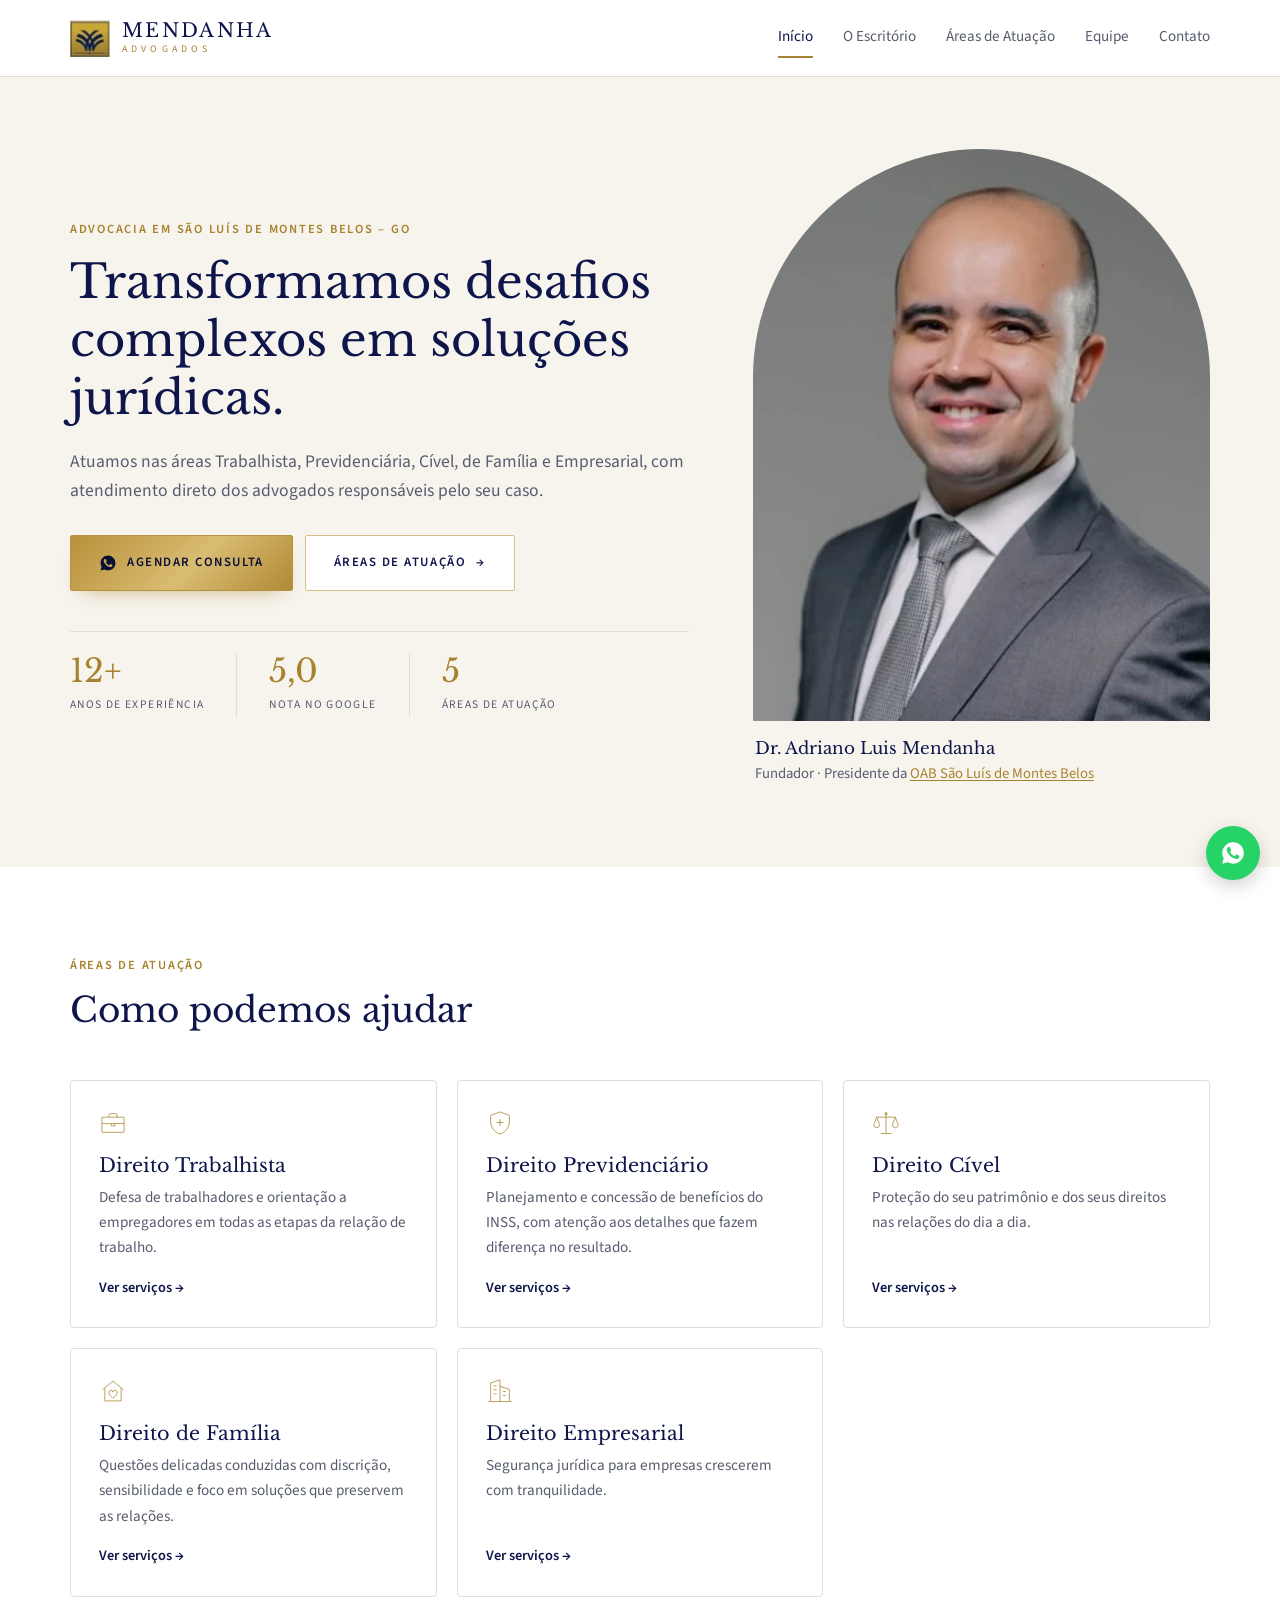
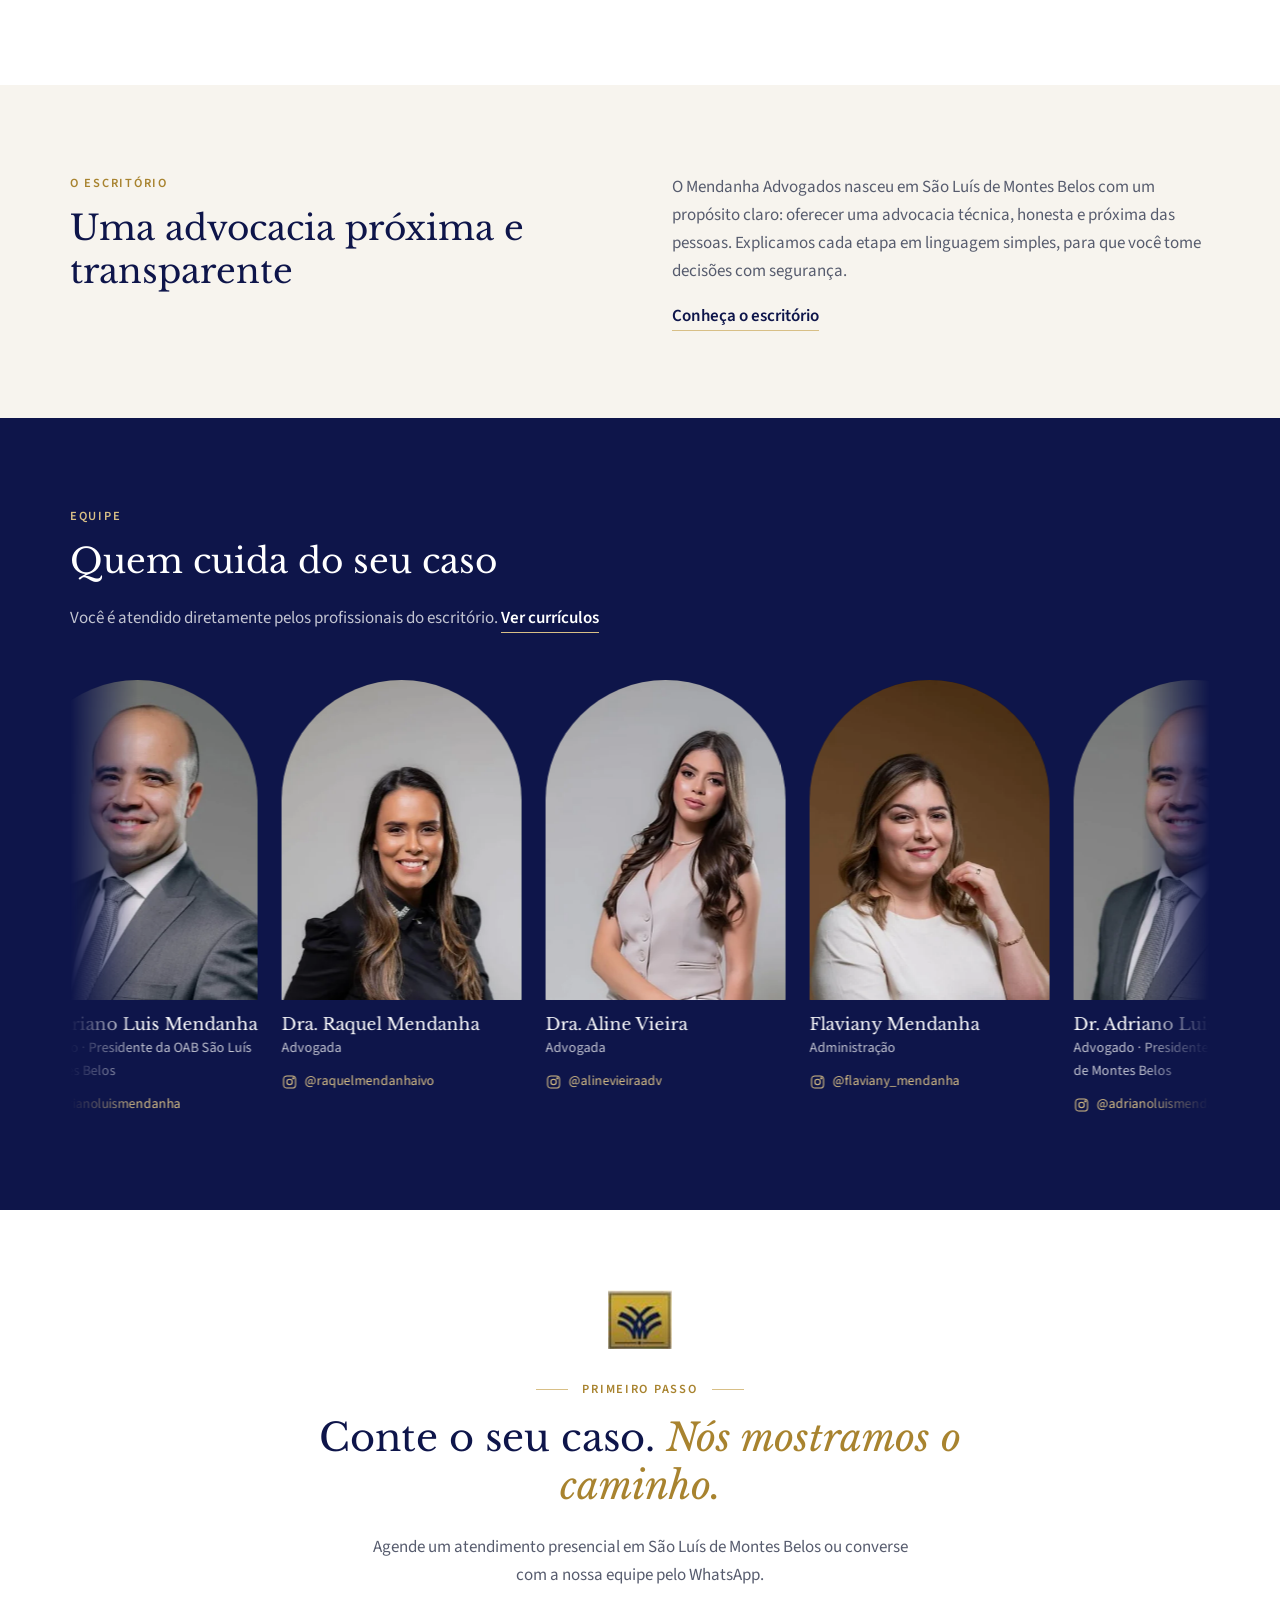
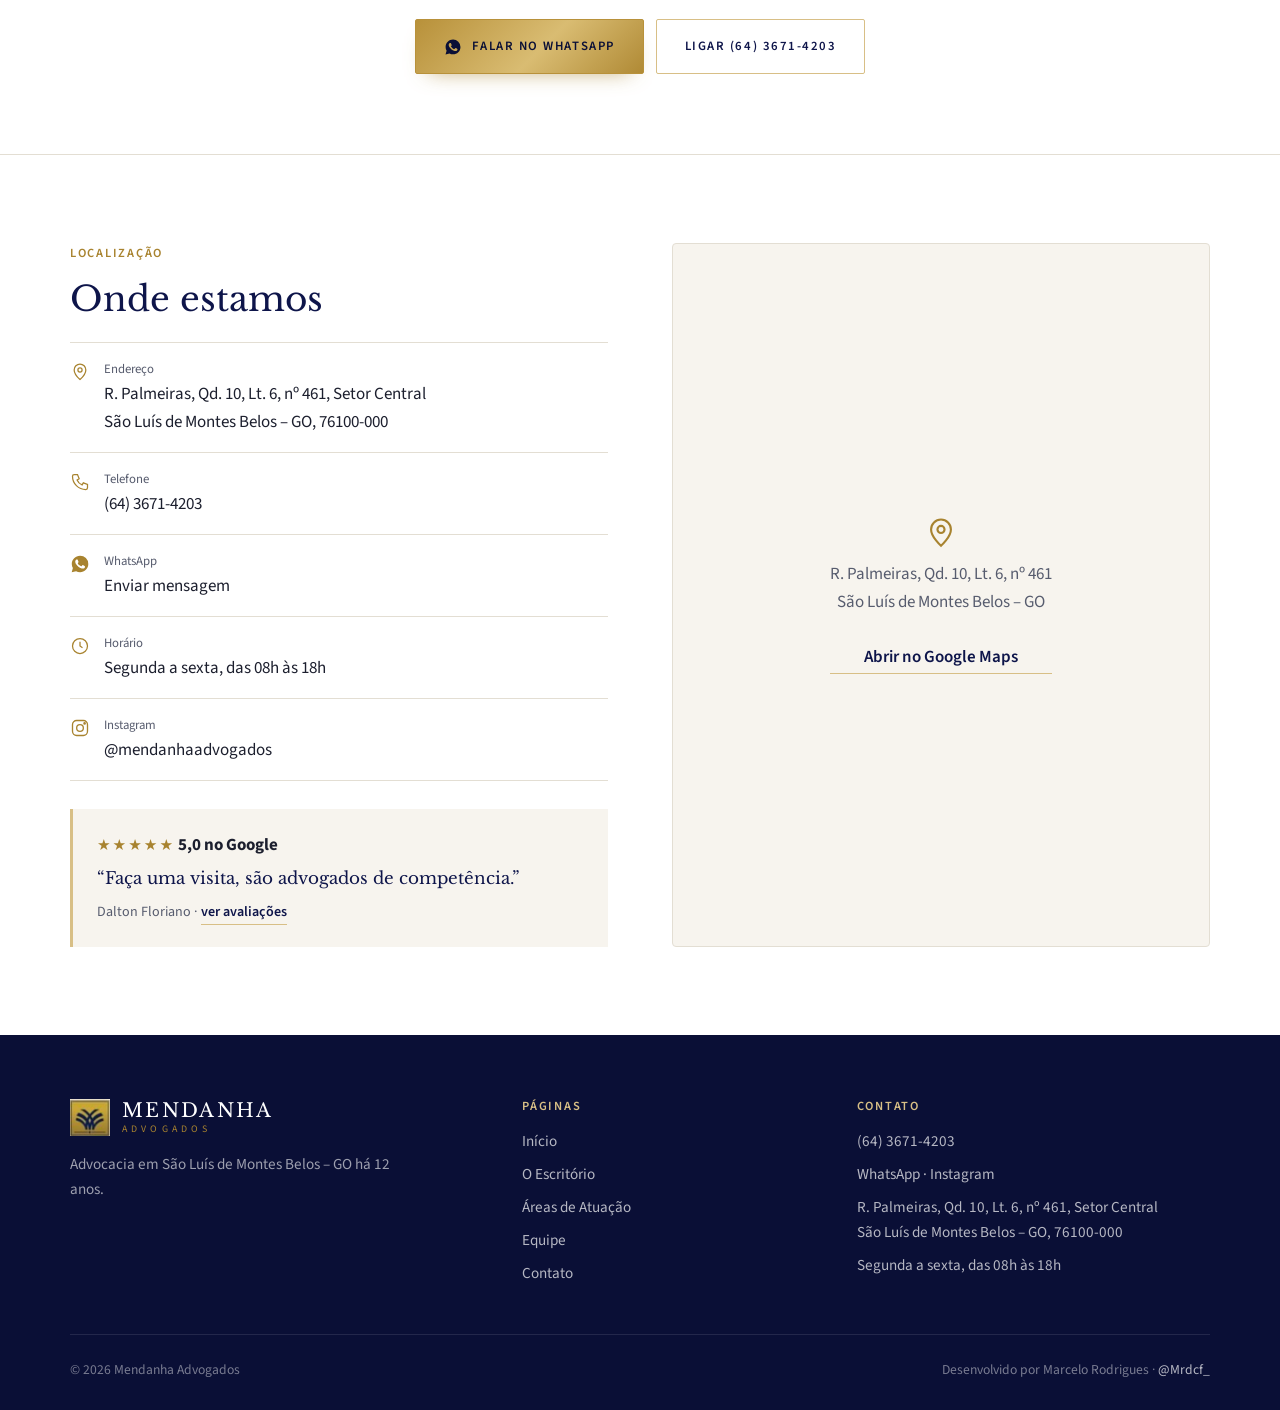
<file: index.html>
<!doctype html>
<!-- Mendanha Advogados · PÁGINA INICIAL — apresentação, áreas, escritório, equipe e localização -->
<html lang="pt-BR" class="sem-js">
  <head>
    <meta charset="UTF-8" />
    <meta name="viewport" content="width=device-width, initial-scale=1" />
    <title>
      Advogado em São Luís de Montes Belos - GO | Mendanha Advogados
    </title>
    <meta
      name="description"
      content="Escritório de advocacia em São Luís de Montes Belos - GO. Direito Trabalhista, Previdenciário (INSS), Cível, Família e Empresarial. 12 anos de experiência."
    />
    <link rel="canonical" href="https://www.mendanhaadvogados.com.br/" />
    <meta name="theme-color" content="#0E154A" />

    <!-- SEO local -->
    <meta name="geo.region" content="BR-GO" />
    <meta name="geo.placename" content="São Luís de Montes Belos" />
    <meta name="geo.position" content="-16.5175625;-50.3688125" />

    <!-- Compartilhamento (WhatsApp, Facebook, LinkedIn) -->
    <meta property="og:type" content="website" />
    <meta property="og:locale" content="pt_BR" />
    <meta
      property="og:title"
      content="Advogado em São Luís de Montes Belos - GO | Mendanha Advogados"
    />
    <meta
      property="og:description"
      content="Escritório de advocacia em São Luís de Montes Belos - GO. Direito Trabalhista, Previdenciário (INSS), Cível, Família e Empresarial. 12 anos de experiência."
    />
    <meta property="og:url" content="https://www.mendanhaadvogados.com.br/" />
    <meta
      property="og:image"
      content="https://www.mendanhaadvogados.com.br/imagens/og-image.jpg"
    />

    <link rel="icon" type="image/png" href="imagens/favicon.png" />
    <link rel="apple-touch-icon" href="imagens/apple-touch-icon.png" />
    <link rel="preload" as="image" href="imagens/adriano.webp" />
    <link rel="preconnect" href="https://fonts.googleapis.com" />
    <link rel="preconnect" href="https://fonts.gstatic.com" crossorigin />
    <link
      rel="stylesheet"
      href="https://fonts.googleapis.com/css2?family=Libre+Baskerville&family=Source+Sans+3:wght@400;600&display=swap"
    />
    <link rel="stylesheet" href="estilo.css" />

    <!-- Dados estruturados para o Google -->
    <script type="application/ld+json">
      {
        "@context": "https://schema.org",
        "@type": ["LegalService", "LocalBusiness"],
        "@id": "https://www.mendanhaadvogados.com.br/#escritorio",
        "name": "Mendanha Advogados",
        "alternateName": "Mendanha - Advogados",
        "description": "Escritório de advocacia em São Luís de Montes Belos - GO, com atuação em Direito Trabalhista, Previdenciário, Cível, Família e Empresarial. 12 anos de experiência.",
        "url": "https://www.mendanhaadvogados.com.br/",
        "logo": "https://www.mendanhaadvogados.com.br/imagens/emblema.png",
        "image": [
          "https://www.mendanhaadvogados.com.br/imagens/og-image.jpg",
          "https://www.mendanhaadvogados.com.br/imagens/adriano.webp"
        ],
        "telephone": "+556436714203",
        "priceRange": "$$",
        "address": {
          "@type": "PostalAddress",
          "streetAddress": "R. Palmeiras, Qd. 10, Lt. 6, nº 461, Setor Central",
          "addressLocality": "São Luís de Montes Belos",
          "addressRegion": "GO",
          "postalCode": "76100-000",
          "addressCountry": "BR"
        },
        "geo": {
          "@type": "GeoCoordinates",
          "latitude": -16.5175625,
          "longitude": -50.3688125
        },
        "hasMap": "https://www.google.com/maps/search/?api=1&query=Mendanha%20Advogados%2C%20R.%20Palmeiras%2C%20461%2C%20S%C3%A3o%20Lu%C3%ADs%20de%20Montes%20Belos%20-%20GO",
        "openingHoursSpecification": [
          {
            "@type": "OpeningHoursSpecification",
            "dayOfWeek": [
              "Monday",
              "Tuesday",
              "Wednesday",
              "Thursday",
              "Friday"
            ],
            "opens": "08:00",
            "closes": "18:00"
          }
        ],
        "areaServed": [
          { "@type": "City", "name": "São Luís de Montes Belos" },
          { "@type": "State", "name": "Goiás" }
        ],
        "knowsAbout": [
          "Direito Trabalhista",
          "Direito Previdenciário",
          "Direito Cível",
          "Direito de Família",
          "Direito Empresarial"
        ],
        "sameAs": ["https://www.instagram.com/mendanhaadvogados/"],
        "employee": [
          {
            "@type": "Person",
            "name": "Adriano Luis Mendanha",
            "jobTitle": "Advogado e Presidente da OAB Subseção São Luís de Montes Belos",
            "image": "https://www.mendanhaadvogados.com.br/imagens/adriano.webp"
          },
          {
            "@type": "Person",
            "name": "Raquel Mendanha",
            "jobTitle": "Advogada",
            "image": "https://www.mendanhaadvogados.com.br/imagens/raquel.webp"
          },
          {
            "@type": "Person",
            "name": "Aline Vieira",
            "jobTitle": "Advogada",
            "image": "https://www.mendanhaadvogados.com.br/imagens/aline.webp"
          },
          {
            "@type": "Person",
            "name": "Flaviany Mendanha",
            "jobTitle": "Administração",
            "image": "https://www.mendanhaadvogados.com.br/imagens/flaviany.webp"
          }
        ],
        "contactPoint": {
          "@type": "ContactPoint",
          "telephone": "+556436714203",
          "contactType": "customer service",
          "areaServed": "BR",
          "availableLanguage": "Portuguese"
        }
      }
    </script>
  </head>
  <body>
    <a class="pular-conteudo" href="#conteudo">Pular para o conteúdo</a>
    <header class="cabecalho">
      <div class="limite">
        <a
          href="index.html"
          class="marca"
          aria-label="Mendanha Advogados — página inicial"
        >
          <img src="imagens/emblema.png" alt="" width="40" height="37" />
          <span class="marca-texto"
            ><strong>MENDANHA</strong><span>Advogados</span></span
          >
        </a>
        <button
          class="botao-menu"
          aria-label="Abrir menu"
          aria-expanded="false"
          aria-controls="menu"
        >
          <span></span><span></span><span></span>
        </button>
        <nav class="menu" id="menu" aria-label="Principal">
          <a href="index.html" class="ativo" aria-current="page">Início</a>
          <a href="escritorio.html">O Escritório</a>
          <a href="areas-de-atuacao.html">Áreas de Atuação</a>
          <a href="equipe.html">Equipe</a>
          <a href="contato.html">Contato</a>
        </nav>
      </div>
    </header>

    <main id="conteudo">
      <!-- APRESENTAÇÃO -->
      <section class="apresentacao">
        <div class="limite">
          <div>
            <span class="rotulo"
              >Advocacia em São Luís de Montes Belos – GO</span
            >
            <h1>Transformamos desafios complexos em soluções jurídicas.</h1>
            <p class="texto-intro">
              Atuamos nas áreas Trabalhista, Previdenciária, Cível, de Família e
              Empresarial, com atendimento direto dos advogados responsáveis
              pelo seu caso.
            </p>
            <div class="botoes">
              <a
                class="botao botao-dourado"
                href="https://wa.me/message/4RAAFVGWKLFQA1"
                target="_blank"
                rel="noopener"
                ><svg
                  viewBox="0 0 24 24"
                  fill="currentColor"
                  aria-hidden="true"
                >
                  <path
                    d="M12.04 2C6.58 2 2.13 6.45 2.13 11.91c0 1.75.46 3.45 1.32 4.95L2.05 22l5.25-1.38a9.9 9.9 0 0 0 4.74 1.21h.01c5.46 0 9.91-4.45 9.91-9.91A9.86 9.86 0 0 0 12.04 2Zm5.8 14.06c-.24.68-1.42 1.3-1.95 1.35-.5.05-1.13.07-1.82-.11-.42-.13-.96-.31-1.65-.61-2.9-1.25-4.79-4.17-4.94-4.36-.14-.2-1.18-1.57-1.18-3 0-1.42.75-2.12 1.01-2.41.27-.29.58-.36.78-.36h.56c.18 0 .42-.07.66.5.24.58.82 2 .89 2.15.07.14.12.31.02.5-.1.2-.14.31-.29.48-.14.17-.3.38-.43.51-.14.14-.29.3-.13.59.17.29.74 1.22 1.59 1.98 1.09.97 2.01 1.27 2.3 1.42.29.14.45.12.62-.07.17-.2.71-.83.9-1.12.19-.29.38-.24.64-.14.27.1 1.68.79 1.97.94.29.14.48.21.55.33.07.12.07.7-.17 1.38Z"
                  />
                </svg>
                Agendar consulta</a
              >
              <a class="botao botao-contorno" href="areas-de-atuacao.html"
                >Áreas de atuação <span aria-hidden="true">→</span></a
              >
            </div>
            <div class="numeros">
              <div><strong>12+</strong><span>Anos de experiência</span></div>
              <div><strong>5,0</strong><span>Nota no Google</span></div>
              <div><strong>5</strong><span>Áreas de atuação</span></div>
            </div>
          </div>
          <figure class="retrato">
            <img
              src="imagens/adriano.webp"
              alt="Dr. Adriano Luis Mendanha"
              width="436"
              height="814"
              fetchpriority="high"
            />
            <figcaption>
              <strong>Dr. Adriano Luis Mendanha</strong>Fundador · Presidente da
              <a
                class="link-oab"
                href="https://www.instagram.com/oabsaoluisdemontesbelos/"
                target="_blank"
                rel="noopener"
                >OAB São Luís de Montes Belos</a
              >
            </figcaption>
          </figure>
        </div>
      </section>

      <!-- ÁREAS DE ATUAÇÃO -->
      <section class="secao">
        <div class="limite">
          <div class="cabeca-secao revelar">
            <span class="rotulo">Áreas de atuação</span>
            <h2>Como podemos ajudar</h2>
          </div>
          <div class="areas-grade">
            <a
              class="area-cartao revelar"
              href="areas-de-atuacao.html#trabalhista"
              ><svg
                class="icone"
                viewBox="0 0 48 48"
                fill="none"
                stroke="currentColor"
                stroke-width="1.3"
                aria-hidden="true"
              >
                <rect x="5" y="14" width="38" height="26" rx="1" />
                <path
                  d="M17 14v-4a2 2 0 0 1 2-2h10a2 2 0 0 1 2 2v4M5 25h38M21 25v4h6v-4"
                />
              </svg>
              <h3>Direito Trabalhista</h3>
              <p>
                Defesa de trabalhadores e orientação a empregadores em todas as
                etapas da relação de trabalho.
              </p>
              <span>Ver serviços →</span></a
            >
            <a
              class="area-cartao revelar"
              href="areas-de-atuacao.html#previdenciario"
              ><svg
                class="icone"
                viewBox="0 0 48 48"
                fill="none"
                stroke="currentColor"
                stroke-width="1.3"
                aria-hidden="true"
              >
                <path
                  d="M24 5 8 11v11c0 10 7 18 16 21 9-3 16-11 16-21V11L24 5Z"
                />
                <path d="M24 17v12M18 23h12" />
              </svg>
              <h3>Direito Previdenciário</h3>
              <p>
                Planejamento e concessão de benefícios do INSS, com atenção aos
                detalhes que fazem diferença no resultado.
              </p>
              <span>Ver serviços →</span></a
            >
            <a class="area-cartao revelar" href="areas-de-atuacao.html#civel"
              ><svg
                class="icone"
                viewBox="0 0 48 48"
                fill="none"
                stroke="currentColor"
                stroke-width="1.3"
                aria-hidden="true"
              >
                <path
                  d="M24 6v35M15 42h18M8 14h32M8 14 3 27a5 5 0 0 0 10 0L8 14Zm32 0-5 13a5 5 0 0 0 10 0l-5-13Z"
                />
                <circle cx="24" cy="8" r="2" />
              </svg>
              <h3>Direito Cível</h3>
              <p>
                Proteção do seu patrimônio e dos seus direitos nas relações do
                dia a dia.
              </p>
              <span>Ver serviços →</span></a
            >
            <a class="area-cartao revelar" href="areas-de-atuacao.html#familia"
              ><svg
                class="icone"
                viewBox="0 0 48 48"
                fill="none"
                stroke="currentColor"
                stroke-width="1.3"
                aria-hidden="true"
              >
                <path d="M6 22 24 7l18 15M10 19v22h28V19" />
                <path
                  d="M24 36s-7-4.2-7-9a3.5 3.5 0 0 1 7-1 3.5 3.5 0 0 1 7 1c0 4.8-7 9-7 9Z"
                />
              </svg>
              <h3>Direito de Família</h3>
              <p>
                Questões delicadas conduzidas com discrição, sensibilidade e
                foco em soluções que preservem as relações.
              </p>
              <span>Ver serviços →</span></a
            >
            <a
              class="area-cartao revelar"
              href="areas-de-atuacao.html#empresarial"
              ><svg
                class="icone"
                viewBox="0 0 48 48"
                fill="none"
                stroke="currentColor"
                stroke-width="1.3"
                aria-hidden="true"
              >
                <path
                  d="M8 42V10l16-5v37M24 16l16 5v21M4 42h40M13 15h5M13 22h5M13 29h5M29 25h5M29 32h5"
                />
              </svg>
              <h3>Direito Empresarial</h3>
              <p>
                Segurança jurídica para empresas crescerem com tranquilidade.
              </p>
              <span>Ver serviços →</span></a
            >
          </div>
        </div>
      </section>

      <!-- O ESCRITÓRIO (resumo) -->
      <section class="secao secao-creme">
        <div class="limite duas-colunas">
          <div class="revelar">
            <span class="rotulo">O escritório</span>
            <h2>Uma advocacia próxima e transparente</h2>
          </div>
          <div class="revelar">
            <p>
              O Mendanha Advogados nasceu em São Luís de Montes Belos com um
              propósito claro: oferecer uma advocacia técnica, honesta e próxima
              das pessoas. Explicamos cada etapa em linguagem simples, para que
              você tome decisões com segurança.
            </p>
            <a class="link-simples" href="escritorio.html"
              >Conheça o escritório</a
            >
          </div>
        </div>
      </section>

      <!-- EQUIPE (carrossel) -->
      <section class="secao secao-azul">
        <div class="limite">
          <div class="cabeca-secao revelar">
            <span class="rotulo">Equipe</span>
            <h2>Quem cuida do seu caso</h2>
            <p>
              Você é atendido diretamente pelos profissionais do escritório.
              <a class="link-simples" style="color: #fff" href="equipe.html"
                >Ver currículos</a
              >
            </p>
          </div>
        </div>
        <div class="limite">
          <div
            class="carrossel"
            data-carrossel
            aria-label="Equipe do escritório"
          >
            <div class="carrossel-trilho">
              <div class="membro">
                <img
                  src="imagens/adriano.webp"
                  alt="Dr. Adriano Luis Mendanha, advogado"
                  width="436"
                  height="814"
                  loading="lazy"
                />
                <h3>Dr. Adriano Luis Mendanha</h3>
                <p>Advogado · Presidente da OAB São Luís de Montes Belos</p>
                <a
                  class="membro-instagram"
                  href="https://www.instagram.com/adrianoluismendanha/"
                  target="_blank"
                  rel="noopener"
                  ><svg
                    viewBox="0 0 24 24"
                    fill="none"
                    stroke="currentColor"
                    stroke-width="1.6"
                    aria-hidden="true"
                  >
                    <rect x="3" y="3" width="18" height="18" rx="5" />
                    <circle cx="12" cy="12" r="4" />
                    <circle
                      cx="17.5"
                      cy="6.5"
                      r=".8"
                      fill="currentColor"
                    /></svg
                  >@adrianoluismendanha</a
                >
              </div>
              <div class="membro">
                <img
                  src="imagens/raquel.webp"
                  alt="Dra. Raquel Mendanha, advogada"
                  width="436"
                  height="814"
                  loading="lazy"
                />
                <h3>Dra. Raquel Mendanha</h3>
                <p>Advogada</p>
                <a
                  class="membro-instagram"
                  href="https://www.instagram.com/raquelmendanhaivo/"
                  target="_blank"
                  rel="noopener"
                  ><svg
                    viewBox="0 0 24 24"
                    fill="none"
                    stroke="currentColor"
                    stroke-width="1.6"
                    aria-hidden="true"
                  >
                    <rect x="3" y="3" width="18" height="18" rx="5" />
                    <circle cx="12" cy="12" r="4" />
                    <circle
                      cx="17.5"
                      cy="6.5"
                      r=".8"
                      fill="currentColor"
                    /></svg
                  >@raquelmendanhaivo</a
                >
              </div>
              <div class="membro">
                <img
                  src="imagens/aline.webp"
                  alt="Dra. Aline Vieira, advogada"
                  width="436"
                  height="814"
                  loading="lazy"
                />
                <h3>Dra. Aline Vieira</h3>
                <p>Advogada</p>
                <a
                  class="membro-instagram"
                  href="https://www.instagram.com/alinevieiraadv/"
                  target="_blank"
                  rel="noopener"
                  ><svg
                    viewBox="0 0 24 24"
                    fill="none"
                    stroke="currentColor"
                    stroke-width="1.6"
                    aria-hidden="true"
                  >
                    <rect x="3" y="3" width="18" height="18" rx="5" />
                    <circle cx="12" cy="12" r="4" />
                    <circle
                      cx="17.5"
                      cy="6.5"
                      r=".8"
                      fill="currentColor"
                    /></svg
                  >@alinevieiraadv</a
                >
              </div>
              <div class="membro">
                <img
                  src="imagens/flaviany.webp"
                  alt="Flaviany Mendanha, administração"
                  width="436"
                  height="814"
                  loading="lazy"
                />
                <h3>Flaviany Mendanha</h3>
                <p>Administração</p>
                <a
                  class="membro-instagram"
                  href="https://www.instagram.com/flaviany_mendanha/"
                  target="_blank"
                  rel="noopener"
                  ><svg
                    viewBox="0 0 24 24"
                    fill="none"
                    stroke="currentColor"
                    stroke-width="1.6"
                    aria-hidden="true"
                  >
                    <rect x="3" y="3" width="18" height="18" rx="5" />
                    <circle cx="12" cy="12" r="4" />
                    <circle
                      cx="17.5"
                      cy="6.5"
                      r=".8"
                      fill="currentColor"
                    /></svg
                  >@flaviany_mendanha</a
                >
              </div>
              <div class="membro" aria-hidden="true">
                <img
                  src="imagens/adriano.webp"
                  alt=""
                  width="436"
                  height="814"
                  loading="lazy"
                />
                <h3>Dr. Adriano Luis Mendanha</h3>
                <p>Advogado · Presidente da OAB São Luís de Montes Belos</p>
                <a
                  class="membro-instagram"
                  href="https://www.instagram.com/adrianoluismendanha/"
                  target="_blank"
                  rel="noopener"
                  tabindex="-1"
                  ><svg
                    viewBox="0 0 24 24"
                    fill="none"
                    stroke="currentColor"
                    stroke-width="1.6"
                    aria-hidden="true"
                  >
                    <rect x="3" y="3" width="18" height="18" rx="5" />
                    <circle cx="12" cy="12" r="4" />
                    <circle
                      cx="17.5"
                      cy="6.5"
                      r=".8"
                      fill="currentColor"
                    /></svg
                  >@adrianoluismendanha</a
                >
              </div>
              <div class="membro" aria-hidden="true">
                <img
                  src="imagens/raquel.webp"
                  alt=""
                  width="436"
                  height="814"
                  loading="lazy"
                />
                <h3>Dra. Raquel Mendanha</h3>
                <p>Advogada</p>
                <a
                  class="membro-instagram"
                  href="https://www.instagram.com/raquelmendanhaivo/"
                  target="_blank"
                  rel="noopener"
                  tabindex="-1"
                  ><svg
                    viewBox="0 0 24 24"
                    fill="none"
                    stroke="currentColor"
                    stroke-width="1.6"
                    aria-hidden="true"
                  >
                    <rect x="3" y="3" width="18" height="18" rx="5" />
                    <circle cx="12" cy="12" r="4" />
                    <circle
                      cx="17.5"
                      cy="6.5"
                      r=".8"
                      fill="currentColor"
                    /></svg
                  >@raquelmendanhaivo</a
                >
              </div>
              <div class="membro" aria-hidden="true">
                <img
                  src="imagens/aline.webp"
                  alt=""
                  width="436"
                  height="814"
                  loading="lazy"
                />
                <h3>Dra. Aline Vieira</h3>
                <p>Advogada</p>
                <a
                  class="membro-instagram"
                  href="https://www.instagram.com/alinevieiraadv/"
                  target="_blank"
                  rel="noopener"
                  tabindex="-1"
                  ><svg
                    viewBox="0 0 24 24"
                    fill="none"
                    stroke="currentColor"
                    stroke-width="1.6"
                    aria-hidden="true"
                  >
                    <rect x="3" y="3" width="18" height="18" rx="5" />
                    <circle cx="12" cy="12" r="4" />
                    <circle
                      cx="17.5"
                      cy="6.5"
                      r=".8"
                      fill="currentColor"
                    /></svg
                  >@alinevieiraadv</a
                >
              </div>
              <div class="membro" aria-hidden="true">
                <img
                  src="imagens/flaviany.webp"
                  alt=""
                  width="436"
                  height="814"
                  loading="lazy"
                />
                <h3>Flaviany Mendanha</h3>
                <p>Administração</p>
                <a
                  class="membro-instagram"
                  href="https://www.instagram.com/flaviany_mendanha/"
                  target="_blank"
                  rel="noopener"
                  tabindex="-1"
                  ><svg
                    viewBox="0 0 24 24"
                    fill="none"
                    stroke="currentColor"
                    stroke-width="1.6"
                    aria-hidden="true"
                  >
                    <rect x="3" y="3" width="18" height="18" rx="5" />
                    <circle cx="12" cy="12" r="4" />
                    <circle
                      cx="17.5"
                      cy="6.5"
                      r=".8"
                      fill="currentColor"
                    /></svg
                  >@flaviany_mendanha</a
                >
              </div>
              <div class="membro" aria-hidden="true">
                <img
                  src="imagens/adriano.webp"
                  alt=""
                  width="436"
                  height="814"
                  loading="lazy"
                />
                <h3>Dr. Adriano Luis Mendanha</h3>
                <p>Advogado · Presidente da OAB São Luís de Montes Belos</p>
                <a
                  class="membro-instagram"
                  href="https://www.instagram.com/adrianoluismendanha/"
                  target="_blank"
                  rel="noopener"
                  tabindex="-1"
                  ><svg
                    viewBox="0 0 24 24"
                    fill="none"
                    stroke="currentColor"
                    stroke-width="1.6"
                    aria-hidden="true"
                  >
                    <rect x="3" y="3" width="18" height="18" rx="5" />
                    <circle cx="12" cy="12" r="4" />
                    <circle
                      cx="17.5"
                      cy="6.5"
                      r=".8"
                      fill="currentColor"
                    /></svg
                  >@adrianoluismendanha</a
                >
              </div>
              <div class="membro" aria-hidden="true">
                <img
                  src="imagens/raquel.webp"
                  alt=""
                  width="436"
                  height="814"
                  loading="lazy"
                />
                <h3>Dra. Raquel Mendanha</h3>
                <p>Advogada</p>
                <a
                  class="membro-instagram"
                  href="https://www.instagram.com/raquelmendanhaivo/"
                  target="_blank"
                  rel="noopener"
                  tabindex="-1"
                  ><svg
                    viewBox="0 0 24 24"
                    fill="none"
                    stroke="currentColor"
                    stroke-width="1.6"
                    aria-hidden="true"
                  >
                    <rect x="3" y="3" width="18" height="18" rx="5" />
                    <circle cx="12" cy="12" r="4" />
                    <circle
                      cx="17.5"
                      cy="6.5"
                      r=".8"
                      fill="currentColor"
                    /></svg
                  >@raquelmendanhaivo</a
                >
              </div>
              <div class="membro" aria-hidden="true">
                <img
                  src="imagens/aline.webp"
                  alt=""
                  width="436"
                  height="814"
                  loading="lazy"
                />
                <h3>Dra. Aline Vieira</h3>
                <p>Advogada</p>
                <a
                  class="membro-instagram"
                  href="https://www.instagram.com/alinevieiraadv/"
                  target="_blank"
                  rel="noopener"
                  tabindex="-1"
                  ><svg
                    viewBox="0 0 24 24"
                    fill="none"
                    stroke="currentColor"
                    stroke-width="1.6"
                    aria-hidden="true"
                  >
                    <rect x="3" y="3" width="18" height="18" rx="5" />
                    <circle cx="12" cy="12" r="4" />
                    <circle
                      cx="17.5"
                      cy="6.5"
                      r=".8"
                      fill="currentColor"
                    /></svg
                  >@alinevieiraadv</a
                >
              </div>
              <div class="membro" aria-hidden="true">
                <img
                  src="imagens/flaviany.webp"
                  alt=""
                  width="436"
                  height="814"
                  loading="lazy"
                />
                <h3>Flaviany Mendanha</h3>
                <p>Administração</p>
                <a
                  class="membro-instagram"
                  href="https://www.instagram.com/flaviany_mendanha/"
                  target="_blank"
                  rel="noopener"
                  tabindex="-1"
                  ><svg
                    viewBox="0 0 24 24"
                    fill="none"
                    stroke="currentColor"
                    stroke-width="1.6"
                    aria-hidden="true"
                  >
                    <rect x="3" y="3" width="18" height="18" rx="5" />
                    <circle cx="12" cy="12" r="4" />
                    <circle
                      cx="17.5"
                      cy="6.5"
                      r=".8"
                      fill="currentColor"
                    /></svg
                  >@flaviany_mendanha</a
                >
              </div>
              <div class="membro" aria-hidden="true">
                <img
                  src="imagens/adriano.webp"
                  alt=""
                  width="436"
                  height="814"
                  loading="lazy"
                />
                <h3>Dr. Adriano Luis Mendanha</h3>
                <p>Advogado · Presidente da OAB São Luís de Montes Belos</p>
                <a
                  class="membro-instagram"
                  href="https://www.instagram.com/adrianoluismendanha/"
                  target="_blank"
                  rel="noopener"
                  tabindex="-1"
                  ><svg
                    viewBox="0 0 24 24"
                    fill="none"
                    stroke="currentColor"
                    stroke-width="1.6"
                    aria-hidden="true"
                  >
                    <rect x="3" y="3" width="18" height="18" rx="5" />
                    <circle cx="12" cy="12" r="4" />
                    <circle
                      cx="17.5"
                      cy="6.5"
                      r=".8"
                      fill="currentColor"
                    /></svg
                  >@adrianoluismendanha</a
                >
              </div>
              <div class="membro" aria-hidden="true">
                <img
                  src="imagens/raquel.webp"
                  alt=""
                  width="436"
                  height="814"
                  loading="lazy"
                />
                <h3>Dra. Raquel Mendanha</h3>
                <p>Advogada</p>
                <a
                  class="membro-instagram"
                  href="https://www.instagram.com/raquelmendanhaivo/"
                  target="_blank"
                  rel="noopener"
                  tabindex="-1"
                  ><svg
                    viewBox="0 0 24 24"
                    fill="none"
                    stroke="currentColor"
                    stroke-width="1.6"
                    aria-hidden="true"
                  >
                    <rect x="3" y="3" width="18" height="18" rx="5" />
                    <circle cx="12" cy="12" r="4" />
                    <circle
                      cx="17.5"
                      cy="6.5"
                      r=".8"
                      fill="currentColor"
                    /></svg
                  >@raquelmendanhaivo</a
                >
              </div>
              <div class="membro" aria-hidden="true">
                <img
                  src="imagens/aline.webp"
                  alt=""
                  width="436"
                  height="814"
                  loading="lazy"
                />
                <h3>Dra. Aline Vieira</h3>
                <p>Advogada</p>
                <a
                  class="membro-instagram"
                  href="https://www.instagram.com/alinevieiraadv/"
                  target="_blank"
                  rel="noopener"
                  tabindex="-1"
                  ><svg
                    viewBox="0 0 24 24"
                    fill="none"
                    stroke="currentColor"
                    stroke-width="1.6"
                    aria-hidden="true"
                  >
                    <rect x="3" y="3" width="18" height="18" rx="5" />
                    <circle cx="12" cy="12" r="4" />
                    <circle
                      cx="17.5"
                      cy="6.5"
                      r=".8"
                      fill="currentColor"
                    /></svg
                  >@alinevieiraadv</a
                >
              </div>
              <div class="membro" aria-hidden="true">
                <img
                  src="imagens/flaviany.webp"
                  alt=""
                  width="436"
                  height="814"
                  loading="lazy"
                />
                <h3>Flaviany Mendanha</h3>
                <p>Administração</p>
                <a
                  class="membro-instagram"
                  href="https://www.instagram.com/flaviany_mendanha/"
                  target="_blank"
                  rel="noopener"
                  tabindex="-1"
                  ><svg
                    viewBox="0 0 24 24"
                    fill="none"
                    stroke="currentColor"
                    stroke-width="1.6"
                    aria-hidden="true"
                  >
                    <rect x="3" y="3" width="18" height="18" rx="5" />
                    <circle cx="12" cy="12" r="4" />
                    <circle
                      cx="17.5"
                      cy="6.5"
                      r=".8"
                      fill="currentColor"
                    /></svg
                  >@flaviany_mendanha</a
                >
              </div>
            </div>
          </div>
        </div>
      </section>

      <!-- CHAMADA FINAL: PRIMEIRO PASSO -->
      <section class="chamada">
        <div class="limite">
          <img
            class="chamada-emblema"
            src="imagens/emblema.png"
            alt=""
            width="64"
            height="59"
            loading="lazy"
          />
          <span class="rotulo rotulo-centro">Primeiro passo</span>
          <h2>Conte o seu caso. <em>Nós mostramos o caminho.</em></h2>
          <p>
            Agende um atendimento presencial em São Luís de Montes Belos ou
            converse com a nossa equipe pelo WhatsApp.
          </p>
          <div class="botoes botoes-centro">
            <a
              class="botao botao-dourado"
              href="https://wa.me/message/4RAAFVGWKLFQA1"
              target="_blank"
              rel="noopener"
              ><svg viewBox="0 0 24 24" fill="currentColor" aria-hidden="true">
                <path
                  d="M12.04 2C6.58 2 2.13 6.45 2.13 11.91c0 1.75.46 3.45 1.32 4.95L2.05 22l5.25-1.38a9.9 9.9 0 0 0 4.74 1.21h.01c5.46 0 9.91-4.45 9.91-9.91A9.86 9.86 0 0 0 12.04 2Zm5.8 14.06c-.24.68-1.42 1.3-1.95 1.35-.5.05-1.13.07-1.82-.11-.42-.13-.96-.31-1.65-.61-2.9-1.25-4.79-4.17-4.94-4.36-.14-.2-1.18-1.57-1.18-3 0-1.42.75-2.12 1.01-2.41.27-.29.58-.36.78-.36h.56c.18 0 .42-.07.66.5.24.58.82 2 .89 2.15.07.14.12.31.02.5-.1.2-.14.31-.29.48-.14.17-.3.38-.43.51-.14.14-.29.3-.13.59.17.29.74 1.22 1.59 1.98 1.09.97 2.01 1.27 2.3 1.42.29.14.45.12.62-.07.17-.2.71-.83.9-1.12.19-.29.38-.24.64-.14.27.1 1.68.79 1.97.94.29.14.48.21.55.33.07.12.07.7-.17 1.38Z"
                />
              </svg>
              Falar no WhatsApp</a
            >
            <a class="botao botao-contorno" href="tel:+556436714203"
              >Ligar (64) 3671-4203</a
            >
          </div>
        </div>
      </section>

      <!-- LOCALIZAÇÃO E AVALIAÇÃO -->
      <section class="secao">
        <div class="limite duas-colunas">
          <div class="revelar">
            <span class="rotulo">Localização</span>
            <h2>Onde estamos</h2>
            <ul class="canais">
              <li>
                <svg
                  viewBox="0 0 24 24"
                  fill="none"
                  stroke="currentColor"
                  stroke-width="1.5"
                  aria-hidden="true"
                >
                  <path
                    d="M12 21s-7-6.2-7-11.5a7 7 0 0 1 14 0C19 14.8 12 21 12 21Z"
                  />
                  <circle cx="12" cy="9.5" r="2.5" />
                </svg>
                <div>
                  <small>Endereço</small
                  ><a
                    href="https://www.google.com/maps/dir/?api=1&destination=Mendanha%20Advogados%2C%20R.%20Palmeiras%2C%20461%2C%20S%C3%A3o%20Lu%C3%ADs%20de%20Montes%20Belos%20-%20GO"
                    target="_blank"
                    rel="noopener"
                    >R. Palmeiras, Qd. 10, Lt. 6, nº 461, Setor Central<br />São
                    Luís de Montes Belos – GO, 76100-000</a
                  >
                </div>
              </li>
              <li>
                <svg
                  viewBox="0 0 24 24"
                  fill="none"
                  stroke="currentColor"
                  stroke-width="1.5"
                  aria-hidden="true"
                >
                  <path
                    d="M5 3h4l2 5-2.5 1.5a11 11 0 0 0 6 6L16 13l5 2v4a2 2 0 0 1-2 2A16 16 0 0 1 3 5a2 2 0 0 1 2-2Z"
                  />
                </svg>
                <div>
                  <small>Telefone</small
                  ><a href="tel:+556436714203">(64) 3671-4203</a>
                </div>
              </li>
              <li>
                <svg viewBox="0 0 24 24" fill="currentColor" aria-hidden="true">
                  <path
                    d="M12.04 2C6.58 2 2.13 6.45 2.13 11.91c0 1.75.46 3.45 1.32 4.95L2.05 22l5.25-1.38a9.9 9.9 0 0 0 4.74 1.21h.01c5.46 0 9.91-4.45 9.91-9.91A9.86 9.86 0 0 0 12.04 2Zm5.8 14.06c-.24.68-1.42 1.3-1.95 1.35-.5.05-1.13.07-1.82-.11-.42-.13-.96-.31-1.65-.61-2.9-1.25-4.79-4.17-4.94-4.36-.14-.2-1.18-1.57-1.18-3 0-1.42.75-2.12 1.01-2.41.27-.29.58-.36.78-.36h.56c.18 0 .42-.07.66.5.24.58.82 2 .89 2.15.07.14.12.31.02.5-.1.2-.14.31-.29.48-.14.17-.3.38-.43.51-.14.14-.29.3-.13.59.17.29.74 1.22 1.59 1.98 1.09.97 2.01 1.27 2.3 1.42.29.14.45.12.62-.07.17-.2.71-.83.9-1.12.19-.29.38-.24.64-.14.27.1 1.68.79 1.97.94.29.14.48.21.55.33.07.12.07.7-.17 1.38Z"
                  />
                </svg>
                <div>
                  <small>WhatsApp</small
                  ><a
                    href="https://wa.me/message/4RAAFVGWKLFQA1"
                    target="_blank"
                    rel="noopener"
                    >Enviar mensagem</a
                  >
                </div>
              </li>
              <li>
                <svg
                  viewBox="0 0 24 24"
                  fill="none"
                  stroke="currentColor"
                  stroke-width="1.5"
                  aria-hidden="true"
                >
                  <circle cx="12" cy="12" r="9" />
                  <path d="M12 7v5l3 2" />
                </svg>
                <div><small>Horário</small>Segunda a sexta, das 08h às 18h</div>
              </li>
              <li>
                <svg
                  viewBox="0 0 24 24"
                  fill="none"
                  stroke="currentColor"
                  stroke-width="1.6"
                  aria-hidden="true"
                >
                  <rect x="3" y="3" width="18" height="18" rx="5" />
                  <circle cx="12" cy="12" r="4" />
                  <circle cx="17.5" cy="6.5" r=".8" fill="currentColor" />
                </svg>
                <div>
                  <small>Instagram</small
                  ><a
                    href="https://www.instagram.com/mendanhaadvogados/"
                    target="_blank"
                    rel="noopener"
                    >@mendanhaadvogados</a
                  >
                </div>
              </li>
            </ul>
            <div class="avaliacao">
              <span class="estrelas" aria-label="5 de 5 estrelas">★★★★★</span>
              <strong>5,0 no Google</strong>
              <blockquote>
                “Faça uma visita, são advogados de competência.”
              </blockquote>
              <cite
                >Dalton Floriano ·
                <a
                  class="link-simples"
                  href="https://www.google.com/maps/search/?api=1&query=Mendanha%20Advogados%2C%20R.%20Palmeiras%2C%20461%2C%20S%C3%A3o%20Lu%C3%ADs%20de%20Montes%20Belos%20-%20GO"
                  target="_blank"
                  rel="noopener"
                  >ver avaliações</a
                ></cite
              >
            </div>
          </div>
          <div
            class="mapa revelar"
            data-mapa="https://www.google.com/maps?q=Mendanha%20Advogados%2C%20R.%20Palmeiras%2C%20461%2C%20S%C3%A3o%20Lu%C3%ADs%20de%20Montes%20Belos%20-%20GO&z=17&output=embed"
          >
            <div class="mapa-aviso">
              <svg
                viewBox="0 0 24 24"
                fill="none"
                stroke="currentColor"
                stroke-width="1.5"
                aria-hidden="true"
              >
                <path
                  d="M12 21s-7-6.2-7-11.5a7 7 0 0 1 14 0C19 14.8 12 21 12 21Z"
                />
                <circle cx="12" cy="9.5" r="2.5" />
              </svg>
              <p>
                R. Palmeiras, Qd. 10, Lt. 6, nº 461<br />São Luís de Montes
                Belos – GO
              </p>
              <a
                class="link-simples"
                href="https://www.google.com/maps/search/?api=1&query=Mendanha%20Advogados%2C%20R.%20Palmeiras%2C%20461%2C%20S%C3%A3o%20Lu%C3%ADs%20de%20Montes%20Belos%20-%20GO"
                target="_blank"
                rel="noopener"
                >Abrir no Google Maps</a
              >
            </div>
          </div>
        </div>
      </section>
    </main>

    <footer class="rodape">
      <div class="limite">
        <div class="rodape-grade">
          <div>
            <a href="index.html" class="marca"
              ><img
                src="imagens/emblema.png"
                alt=""
                width="40"
                height="37"
                loading="lazy"
              /><span class="marca-texto"
                ><strong>MENDANHA</strong><span>Advogados</span></span
              ></a
            >
            <p>Advocacia em São Luís de Montes Belos – GO há 12 anos.</p>
          </div>
          <div>
            <h2>Páginas</h2>
            <ul>
              <li><a href="index.html">Início</a></li>
              <li><a href="escritorio.html">O Escritório</a></li>
              <li><a href="areas-de-atuacao.html">Áreas de Atuação</a></li>
              <li><a href="equipe.html">Equipe</a></li>
              <li><a href="contato.html">Contato</a></li>
            </ul>
          </div>
          <div>
            <h2>Contato</h2>
            <address style="font-style: normal">
              <ul>
                <li><a href="tel:+556436714203">(64) 3671-4203</a></li>
                <li>
                  <a
                    href="https://wa.me/message/4RAAFVGWKLFQA1"
                    target="_blank"
                    rel="noopener"
                    >WhatsApp</a
                  >
                  ·
                  <a
                    href="https://www.instagram.com/mendanhaadvogados/"
                    target="_blank"
                    rel="noopener"
                    >Instagram</a
                  >
                </li>
                <li>
                  R. Palmeiras, Qd. 10, Lt. 6, nº 461, Setor Central<br />São
                  Luís de Montes Belos – GO, 76100-000
                </li>
                <li>Segunda a sexta, das 08h às 18h</li>
              </ul>
            </address>
          </div>
        </div>
        <div class="rodape-base">
          <span>© <span data-ano>2026</span> Mendanha Advogados</span>
          <span class="credito"
            >Desenvolvido por Marcelo Rodrigues ·
            <a
              href="https://www.instagram.com/mrdcf_/"
              target="_blank"
              rel="noopener"
              >@Mrdcf_</a
            ></span
          >
        </div>
      </div>
    </footer>

    <a
      class="whatsapp-flutuante"
      href="https://wa.me/message/4RAAFVGWKLFQA1"
      target="_blank"
      rel="noopener"
      aria-label="Falar com o escritório pelo WhatsApp"
      ><svg viewBox="0 0 24 24" fill="currentColor" aria-hidden="true">
        <path
          d="M12.04 2C6.58 2 2.13 6.45 2.13 11.91c0 1.75.46 3.45 1.32 4.95L2.05 22l5.25-1.38a9.9 9.9 0 0 0 4.74 1.21h.01c5.46 0 9.91-4.45 9.91-9.91A9.86 9.86 0 0 0 12.04 2Zm5.8 14.06c-.24.68-1.42 1.3-1.95 1.35-.5.05-1.13.07-1.82-.11-.42-.13-.96-.31-1.65-.61-2.9-1.25-4.79-4.17-4.94-4.36-.14-.2-1.18-1.57-1.18-3 0-1.42.75-2.12 1.01-2.41.27-.29.58-.36.78-.36h.56c.18 0 .42-.07.66.5.24.58.82 2 .89 2.15.07.14.12.31.02.5-.1.2-.14.31-.29.48-.14.17-.3.38-.43.51-.14.14-.29.3-.13.59.17.29.74 1.22 1.59 1.98 1.09.97 2.01 1.27 2.3 1.42.29.14.45.12.62-.07.17-.2.71-.83.9-1.12.19-.29.38-.24.64-.14.27.1 1.68.79 1.97.94.29.14.48.21.55.33.07.12.07.7-.17 1.38Z"
        /></svg
    ></a>

    <script src="script.js" defer></script>
  </body>
</html>
</file>
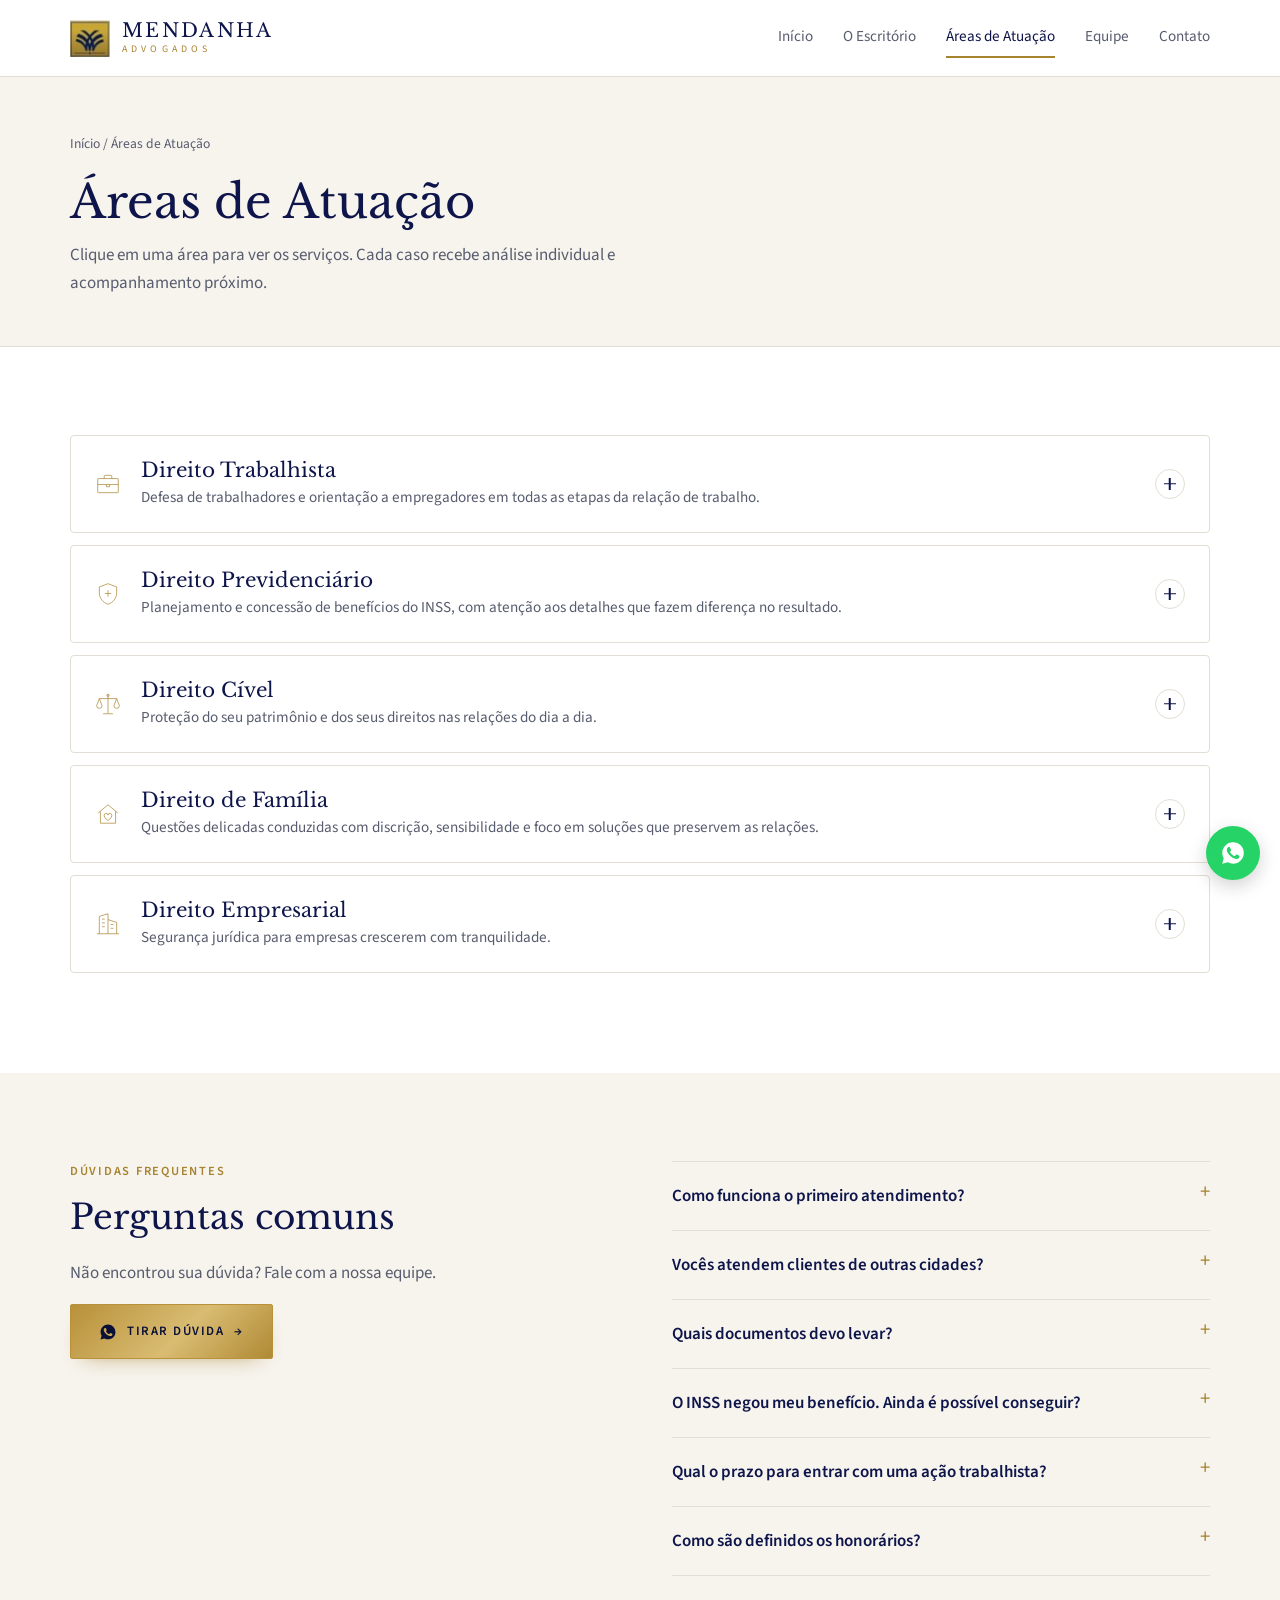
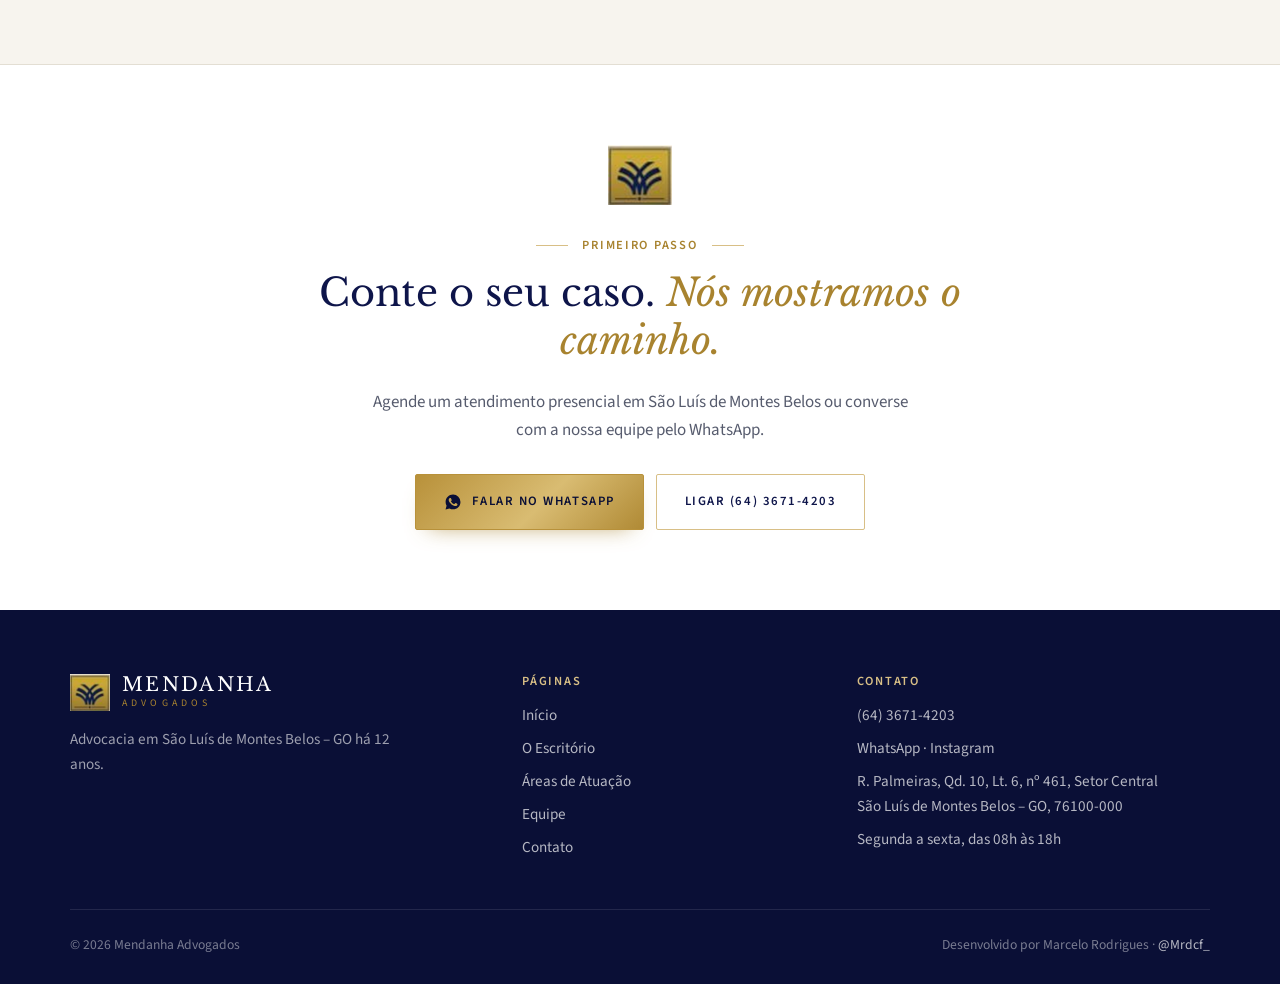
<file: areas-de-atuacao.html>
<!DOCTYPE html>
<!-- Mendanha Advogados · ÁREAS DE ATUAÇÃO — as 5 áreas com os serviços (clique para abrir) e perguntas frequentes -->
<html lang="pt-BR" class="sem-js">
<head>
  <meta charset="UTF-8">
  <meta name="viewport" content="width=device-width, initial-scale=1">
  <title>Áreas de Atuação | Advogado Trabalhista e Previdenciário em São Luís de Montes Belos - GO</title>
  <meta name="description" content="Direito Trabalhista, Previdenciário (INSS), Cível, Família e Empresarial em São Luís de Montes Belos - GO.">
  <link rel="canonical" href="https://www.mendanhaadvogados.com.br/areas-de-atuacao.html">
  <meta name="theme-color" content="#0E154A">

  <!-- SEO local -->
  <meta name="geo.region" content="BR-GO">
  <meta name="geo.placename" content="São Luís de Montes Belos">
  <meta name="geo.position" content="-16.5175625;-50.3688125">

  <!-- Compartilhamento (WhatsApp, Facebook, LinkedIn) -->
  <meta property="og:type" content="website">
  <meta property="og:locale" content="pt_BR">
  <meta property="og:title" content="Áreas de Atuação | Advogado Trabalhista e Previdenciário em São Luís de Montes Belos - GO">
  <meta property="og:description" content="Direito Trabalhista, Previdenciário (INSS), Cível, Família e Empresarial em São Luís de Montes Belos - GO.">
  <meta property="og:url" content="https://www.mendanhaadvogados.com.br/areas-de-atuacao.html">
  <meta property="og:image" content="https://www.mendanhaadvogados.com.br/imagens/og-image.jpg">

  <link rel="icon" type="image/png" href="imagens/favicon.png">
  <link rel="apple-touch-icon" href="imagens/apple-touch-icon.png">
  <link rel="preconnect" href="https://fonts.googleapis.com">
  <link rel="preconnect" href="https://fonts.gstatic.com" crossorigin>
  <link rel="stylesheet" href="https://fonts.googleapis.com/css2?family=Libre+Baskerville&family=Source+Sans+3:wght@400;600&display=swap">
  <link rel="stylesheet" href="estilo.css">

  <!-- Dados estruturados para o Google -->
  <script type="application/ld+json">{"@context": "https://schema.org", "@type": ["LegalService", "LocalBusiness"], "@id": "https://www.mendanhaadvogados.com.br/#escritorio", "name": "Mendanha Advogados", "alternateName": "Mendanha - Advogados", "description": "Escritório de advocacia em São Luís de Montes Belos - GO, com atuação em Direito Trabalhista, Previdenciário, Cível, Família e Empresarial. 12 anos de experiência.", "url": "https://www.mendanhaadvogados.com.br/", "logo": "https://www.mendanhaadvogados.com.br/imagens/emblema.png", "image": ["https://www.mendanhaadvogados.com.br/imagens/og-image.jpg", "https://www.mendanhaadvogados.com.br/imagens/adriano.webp"], "telephone": "+556436714203", "priceRange": "$$", "address": {"@type": "PostalAddress", "streetAddress": "R. Palmeiras, Qd. 10, Lt. 6, nº 461, Setor Central", "addressLocality": "São Luís de Montes Belos", "addressRegion": "GO", "postalCode": "76100-000", "addressCountry": "BR"}, "geo": {"@type": "GeoCoordinates", "latitude": -16.5175625, "longitude": -50.3688125}, "hasMap": "https://www.google.com/maps/search/?api=1&query=Mendanha%20Advogados%2C%20R.%20Palmeiras%2C%20461%2C%20S%C3%A3o%20Lu%C3%ADs%20de%20Montes%20Belos%20-%20GO", "openingHoursSpecification": [{"@type": "OpeningHoursSpecification", "dayOfWeek": ["Monday", "Tuesday", "Wednesday", "Thursday", "Friday"], "opens": "08:00", "closes": "18:00"}], "areaServed": [{"@type": "City", "name": "São Luís de Montes Belos"}, {"@type": "State", "name": "Goiás"}], "knowsAbout": ["Direito Trabalhista", "Direito Previdenciário", "Direito Cível", "Direito de Família", "Direito Empresarial"], "sameAs": ["https://www.instagram.com/mendanhaadvogados/"], "employee": [{"@type": "Person", "name": "Adriano Luis Mendanha", "jobTitle": "Advogado e Presidente da OAB Subseção São Luís de Montes Belos", "image": "https://www.mendanhaadvogados.com.br/imagens/adriano.webp"}, {"@type": "Person", "name": "Raquel Mendanha", "jobTitle": "Advogada", "image": "https://www.mendanhaadvogados.com.br/imagens/raquel.webp"}, {"@type": "Person", "name": "Aline Vieira", "jobTitle": "Advogada", "image": "https://www.mendanhaadvogados.com.br/imagens/aline.webp"}, {"@type": "Person", "name": "Flaviany Mendanha", "jobTitle": "Administração", "image": "https://www.mendanhaadvogados.com.br/imagens/flaviany.webp"}], "contactPoint": {"@type": "ContactPoint", "telephone": "+556436714203", "contactType": "customer service", "areaServed": "BR", "availableLanguage": "Portuguese"}}</script>
  <script type="application/ld+json">{"@context": "https://schema.org", "@type": "BreadcrumbList", "itemListElement": [{"@type": "ListItem", "position": 1, "name": "Início", "item": "https://www.mendanhaadvogados.com.br/"}, {"@type": "ListItem", "position": 2, "name": "Áreas de Atuação", "item": "https://www.mendanhaadvogados.com.br/areas-de-atuacao.html"}]}</script>
  <script type="application/ld+json">{"@context": "https://schema.org", "@type": "FAQPage", "mainEntity": [{"@type": "Question", "name": "Como funciona o primeiro atendimento?", "acceptedAnswer": {"@type": "Answer", "text": "É uma conversa para entendermos sua situação e explicarmos as possibilidades. Pode ser presencial, em nosso escritório em São Luís de Montes Belos, ou on-line."}}, {"@type": "Question", "name": "Vocês atendem clientes de outras cidades?", "acceptedAnswer": {"@type": "Answer", "text": "Sim. Atendemos toda a região e também clientes de outras cidades, com reuniões on-line, envio digital de documentos e assinatura eletrônica."}}, {"@type": "Question", "name": "Quais documentos devo levar?", "acceptedAnswer": {"@type": "Answer", "text": "Tudo o que estiver relacionado ao caso: documentos pessoais, contratos, carteira de trabalho, comprovantes, laudos médicos, extrato do CNIS e mensagens. Na dúvida, traga — nós ajudamos a organizar."}}, {"@type": "Question", "name": "O INSS negou meu benefício. Ainda é possível conseguir?", "acceptedAnswer": {"@type": "Answer", "text": "Em muitos casos, sim. Analisamos o motivo do indeferimento e avaliamos o recurso administrativo ou a ação judicial mais adequada."}}, {"@type": "Question", "name": "Qual o prazo para entrar com uma ação trabalhista?", "acceptedAnswer": {"@type": "Answer", "text": "Em regra, até 2 anos após o fim do contrato, podendo cobrar direitos dos últimos 5 anos. Por isso, é importante buscar orientação o quanto antes."}}, {"@type": "Question", "name": "Como são definidos os honorários?", "acceptedAnswer": {"@type": "Answer", "text": "Os honorários são apresentados com transparência após a análise do caso, observando a tabela da OAB-GO, e formalizados em contrato."}}]}</script>
</head>
<body>
  <a class="pular-conteudo" href="#conteudo">Pular para o conteúdo</a>
  <header class="cabecalho">
    <div class="limite">
      <a href="index.html" class="marca" aria-label="Mendanha Advogados — página inicial">
        <img src="imagens/emblema.png" alt="" width="40" height="37">
        <span class="marca-texto"><strong>MENDANHA</strong><span>Advogados</span></span>
      </a>
      <button class="botao-menu" aria-label="Abrir menu" aria-expanded="false" aria-controls="menu"><span></span><span></span><span></span></button>
      <nav class="menu" id="menu" aria-label="Principal">
        <a href="index.html">Início</a>
        <a href="escritorio.html">O Escritório</a>
        <a href="areas-de-atuacao.html" class="ativo" aria-current="page">Áreas de Atuação</a>
        <a href="equipe.html">Equipe</a>
        <a href="contato.html">Contato</a>
      </nav>
    </div>
  </header>

  <main id="conteudo">
    <section class="titulo-pagina">
      <div class="limite">
        <nav class="trilha" aria-label="Você está em"><a href="index.html">Início</a> / Áreas de Atuação</nav>
        <h1>Áreas de Atuação</h1>
        <p>Clique em uma área para ver os serviços. Cada caso recebe análise individual e acompanhamento próximo.</p>
      </div>
    </section>

    <!-- ÁREAS (clique para abrir) -->
    <section class="secao">
      <div class="limite">
        <details class="area-item revelar" id="trabalhista">
          <summary><svg class="icone" viewBox="0 0 48 48" fill="none" stroke="currentColor" stroke-width="1.3" aria-hidden="true"><rect x="5" y="14" width="38" height="26" rx="1"/><path d="M17 14v-4a2 2 0 0 1 2-2h10a2 2 0 0 1 2 2v4M5 25h38M21 25v4h6v-4"/></svg><div><h2>Direito Trabalhista</h2><p>Defesa de trabalhadores e orientação a empregadores em todas as etapas da relação de trabalho.</p></div><span class="sinal" aria-hidden="true"></span></summary>
          <ul class="servicos"><li><strong>Verbas rescisórias</strong><span>Cálculo e cobrança de saldo de salário, férias, 13º, FGTS e multa de 40%.</span></li><li><strong>Horas extras e adicionais</strong><span>Jornada, insalubridade, periculosidade e adicional noturno.</span></li><li><strong>Assédio moral e sexual</strong><span>Proteção da dignidade e reparação por danos no ambiente de trabalho.</span></li><li><strong>Acidente e doença ocupacional</strong><span>Estabilidade, indenizações e reconhecimento do nexo com o trabalho.</span></li><li><strong>Vínculo empregatício</strong><span>Reconhecimento de vínculo e anotação na carteira de trabalho.</span></li><li><strong>Assessoria a empresas</strong><span>Prevenção de passivos, contratos e defesa em reclamações trabalhistas.</span></li></ul>
        </details>
        <details class="area-item revelar" id="previdenciario">
          <summary><svg class="icone" viewBox="0 0 48 48" fill="none" stroke="currentColor" stroke-width="1.3" aria-hidden="true"><path d="M24 5 8 11v11c0 10 7 18 16 21 9-3 16-11 16-21V11L24 5Z"/><path d="M24 17v12M18 23h12"/></svg><div><h2>Direito Previdenciário</h2><p>Planejamento e concessão de benefícios do INSS, com atenção aos detalhes que fazem diferença no resultado.</p></div><span class="sinal" aria-hidden="true"></span></summary>
          <ul class="servicos"><li><strong>Aposentadorias</strong><span>Por idade, tempo de contribuição, especial, rural e híbrida (rural + urbana).</span></li><li><strong>Salário-maternidade</strong><span>Inclusive em casos de adoção, guarda para adoção e múltiplos vínculos.</span></li><li><strong>Auxílio por incapacidade</strong><span>Auxílio-doença, aposentadoria por invalidez e auxílio-acidente.</span></li><li><strong>BPC/LOAS</strong><span>Benefício assistencial à pessoa com deficiência — incluindo pessoas com TEA — e ao idoso.</span></li><li><strong>Pensão por morte</strong><span>Garantia do benefício aos dependentes do segurado.</span></li><li><strong>Revisões e planejamento</strong><span>Revisão de benefícios e planejamento previdenciário personalizado.</span></li></ul>
        </details>
        <details class="area-item revelar" id="civel">
          <summary><svg class="icone" viewBox="0 0 48 48" fill="none" stroke="currentColor" stroke-width="1.3" aria-hidden="true"><path d="M24 6v35M15 42h18M8 14h32M8 14 3 27a5 5 0 0 0 10 0L8 14Zm32 0-5 13a5 5 0 0 0 10 0l-5-13Z"/><circle cx="24" cy="8" r="2"/></svg><div><h2>Direito Cível</h2><p>Proteção do seu patrimônio e dos seus direitos nas relações do dia a dia.</p></div><span class="sinal" aria-hidden="true"></span></summary>
          <ul class="servicos"><li><strong>Contratos</strong><span>Elaboração, revisão e discussão de contratos em geral.</span></li><li><strong>Indenizações</strong><span>Ações por danos materiais e morais.</span></li><li><strong>Direito do consumidor</strong><span>Cobranças indevidas, negativação, produtos e serviços com defeito.</span></li><li><strong>Imobiliário</strong><span>Compra e venda, usucapião, locação e regularização de imóveis.</span></li><li><strong>Cobranças e execuções</strong><span>Recuperação de créditos e defesa em execuções.</span></li><li><strong>Processo civil</strong><span>Atuação técnica em todas as instâncias da Justiça comum.</span></li></ul>
        </details>
        <details class="area-item revelar" id="familia">
          <summary><svg class="icone" viewBox="0 0 48 48" fill="none" stroke="currentColor" stroke-width="1.3" aria-hidden="true"><path d="M6 22 24 7l18 15M10 19v22h28V19"/><path d="M24 36s-7-4.2-7-9a3.5 3.5 0 0 1 7-1 3.5 3.5 0 0 1 7 1c0 4.8-7 9-7 9Z"/></svg><div><h2>Direito de Família</h2><p>Questões delicadas conduzidas com discrição, sensibilidade e foco em soluções que preservem as relações.</p></div><span class="sinal" aria-hidden="true"></span></summary>
          <ul class="servicos"><li><strong>Divórcio</strong><span>Consensual ou litigioso, judicial ou em cartório.</span></li><li><strong>União estável</strong><span>Reconhecimento, dissolução e partilha de bens.</span></li><li><strong>Guarda e convivência</strong><span>Guarda compartilhada ou unilateral e regime de convivência.</span></li><li><strong>Pensão alimentícia</strong><span>Fixação, revisão, exoneração e execução de alimentos.</span></li><li><strong>Inventário e partilha</strong><span>Judicial ou extrajudicial, com planejamento sucessório.</span></li><li><strong>Paternidade</strong><span>Investigação e reconhecimento de paternidade.</span></li></ul>
        </details>
        <details class="area-item revelar" id="empresarial">
          <summary><svg class="icone" viewBox="0 0 48 48" fill="none" stroke="currentColor" stroke-width="1.3" aria-hidden="true"><path d="M8 42V10l16-5v37M24 16l16 5v21M4 42h40M13 15h5M13 22h5M13 29h5M29 25h5M29 32h5"/></svg><div><h2>Direito Empresarial</h2><p>Segurança jurídica para empresas crescerem com tranquilidade.</p></div><span class="sinal" aria-hidden="true"></span></summary>
          <ul class="servicos"><li><strong>Constituição de empresas</strong><span>Abertura, contrato social e alterações societárias.</span></li><li><strong>Contratos empresariais</strong><span>Elaboração e revisão de contratos com clientes, fornecedores e parceiros.</span></li><li><strong>Assessoria preventiva</strong><span>Consultoria contínua para reduzir riscos jurídicos.</span></li><li><strong>Recuperação de crédito</strong><span>Cobrança extrajudicial e judicial de inadimplentes.</span></li><li><strong>Relações de trabalho</strong><span>Rotinas trabalhistas e prevenção de passivos.</span></li><li><strong>Negociações</strong><span>Apoio jurídico em acordos, parcerias e negociações estratégicas.</span></li></ul>
        </details>
      </div>
    </section>

    <!-- PERGUNTAS FREQUENTES -->
    <section class="secao secao-creme">
      <div class="limite duas-colunas">
        <div class="revelar">
          <span class="rotulo">Dúvidas frequentes</span>
          <h2>Perguntas comuns</h2>
          <p>Não encontrou sua dúvida? Fale com a nossa equipe.</p>
          <a class="botao botao-dourado" href="https://wa.me/message/4RAAFVGWKLFQA1" target="_blank" rel="noopener"><svg viewBox="0 0 24 24" fill="currentColor" aria-hidden="true"><path d="M12.04 2C6.58 2 2.13 6.45 2.13 11.91c0 1.75.46 3.45 1.32 4.95L2.05 22l5.25-1.38a9.9 9.9 0 0 0 4.74 1.21h.01c5.46 0 9.91-4.45 9.91-9.91A9.86 9.86 0 0 0 12.04 2Zm5.8 14.06c-.24.68-1.42 1.3-1.95 1.35-.5.05-1.13.07-1.82-.11-.42-.13-.96-.31-1.65-.61-2.9-1.25-4.79-4.17-4.94-4.36-.14-.2-1.18-1.57-1.18-3 0-1.42.75-2.12 1.01-2.41.27-.29.58-.36.78-.36h.56c.18 0 .42-.07.66.5.24.58.82 2 .89 2.15.07.14.12.31.02.5-.1.2-.14.31-.29.48-.14.17-.3.38-.43.51-.14.14-.29.3-.13.59.17.29.74 1.22 1.59 1.98 1.09.97 2.01 1.27 2.3 1.42.29.14.45.12.62-.07.17-.2.71-.83.9-1.12.19-.29.38-.24.64-.14.27.1 1.68.79 1.97.94.29.14.48.21.55.33.07.12.07.7-.17 1.38Z"/></svg> Tirar dúvida <span aria-hidden="true">→</span></a>
        </div>
        <div class="revelar">
          <details class="pergunta"><summary>Como funciona o primeiro atendimento?</summary><p>É uma conversa para entendermos sua situação e explicarmos as possibilidades. Pode ser presencial, em nosso escritório em São Luís de Montes Belos, ou on-line.</p></details>
          <details class="pergunta"><summary>Vocês atendem clientes de outras cidades?</summary><p>Sim. Atendemos toda a região e também clientes de outras cidades, com reuniões on-line, envio digital de documentos e assinatura eletrônica.</p></details>
          <details class="pergunta"><summary>Quais documentos devo levar?</summary><p>Tudo o que estiver relacionado ao caso: documentos pessoais, contratos, carteira de trabalho, comprovantes, laudos médicos, extrato do CNIS e mensagens. Na dúvida, traga — nós ajudamos a organizar.</p></details>
          <details class="pergunta"><summary>O INSS negou meu benefício. Ainda é possível conseguir?</summary><p>Em muitos casos, sim. Analisamos o motivo do indeferimento e avaliamos o recurso administrativo ou a ação judicial mais adequada.</p></details>
          <details class="pergunta"><summary>Qual o prazo para entrar com uma ação trabalhista?</summary><p>Em regra, até 2 anos após o fim do contrato, podendo cobrar direitos dos últimos 5 anos. Por isso, é importante buscar orientação o quanto antes.</p></details>
          <details class="pergunta"><summary>Como são definidos os honorários?</summary><p>Os honorários são apresentados com transparência após a análise do caso, observando a tabela da OAB-GO, e formalizados em contrato.</p></details>
        </div>
      </div>
    </section>

    <!-- CHAMADA FINAL: PRIMEIRO PASSO -->
    <section class="chamada">
      <div class="limite">
        <img class="chamada-emblema" src="imagens/emblema.png" alt="" width="64" height="59" loading="lazy">
        <span class="rotulo rotulo-centro">Primeiro passo</span>
        <h2>Conte o seu caso. <em>Nós mostramos o caminho.</em></h2>
        <p>Agende um atendimento presencial em São Luís de Montes Belos ou converse com a nossa equipe pelo WhatsApp.</p>
        <div class="botoes botoes-centro">
          <a class="botao botao-dourado" href="https://wa.me/message/4RAAFVGWKLFQA1" target="_blank" rel="noopener"><svg viewBox="0 0 24 24" fill="currentColor" aria-hidden="true"><path d="M12.04 2C6.58 2 2.13 6.45 2.13 11.91c0 1.75.46 3.45 1.32 4.95L2.05 22l5.25-1.38a9.9 9.9 0 0 0 4.74 1.21h.01c5.46 0 9.91-4.45 9.91-9.91A9.86 9.86 0 0 0 12.04 2Zm5.8 14.06c-.24.68-1.42 1.3-1.95 1.35-.5.05-1.13.07-1.82-.11-.42-.13-.96-.31-1.65-.61-2.9-1.25-4.79-4.17-4.94-4.36-.14-.2-1.18-1.57-1.18-3 0-1.42.75-2.12 1.01-2.41.27-.29.58-.36.78-.36h.56c.18 0 .42-.07.66.5.24.58.82 2 .89 2.15.07.14.12.31.02.5-.1.2-.14.31-.29.48-.14.17-.3.38-.43.51-.14.14-.29.3-.13.59.17.29.74 1.22 1.59 1.98 1.09.97 2.01 1.27 2.3 1.42.29.14.45.12.62-.07.17-.2.71-.83.9-1.12.19-.29.38-.24.64-.14.27.1 1.68.79 1.97.94.29.14.48.21.55.33.07.12.07.7-.17 1.38Z"/></svg> Falar no WhatsApp</a>
          <a class="botao botao-contorno" href="tel:+556436714203">Ligar (64) 3671-4203</a>
        </div>
      </div>
    </section>
  </main>

  <footer class="rodape">
    <div class="limite">
      <div class="rodape-grade">
        <div>
          <a href="index.html" class="marca"><img src="imagens/emblema.png" alt="" width="40" height="37" loading="lazy"><span class="marca-texto"><strong>MENDANHA</strong><span>Advogados</span></span></a>
          <p>Advocacia em São Luís de Montes Belos – GO há 12 anos.</p>
        </div>
        <div>
          <h2>Páginas</h2>
          <ul><li><a href="index.html">Início</a></li><li><a href="escritorio.html">O Escritório</a></li><li><a href="areas-de-atuacao.html">Áreas de Atuação</a></li><li><a href="equipe.html">Equipe</a></li><li><a href="contato.html">Contato</a></li></ul>
        </div>
        <div>
          <h2>Contato</h2>
          <address style="font-style:normal">
            <ul>
              <li><a href="tel:+556436714203">(64) 3671-4203</a></li>
              <li><a href="https://wa.me/message/4RAAFVGWKLFQA1" target="_blank" rel="noopener">WhatsApp</a> · <a href="https://www.instagram.com/mendanhaadvogados/" target="_blank" rel="noopener">Instagram</a></li>
              <li>R. Palmeiras, Qd. 10, Lt. 6, nº 461, Setor Central<br>São Luís de Montes Belos – GO, 76100-000</li>
              <li>Segunda a sexta, das 08h às 18h</li>
            </ul>
          </address>
        </div>
      </div>
      <div class="rodape-base">
        <span>© <span data-ano>2026</span> Mendanha Advogados</span>
        <span class="credito">Desenvolvido por Marcelo Rodrigues · <a href="https://www.instagram.com/mrdcf_/" target="_blank" rel="noopener">@Mrdcf_</a></span>
      </div>
    </div>
  </footer>

  <a class="whatsapp-flutuante" href="https://wa.me/message/4RAAFVGWKLFQA1" target="_blank" rel="noopener" aria-label="Falar com o escritório pelo WhatsApp"><svg viewBox="0 0 24 24" fill="currentColor" aria-hidden="true"><path d="M12.04 2C6.58 2 2.13 6.45 2.13 11.91c0 1.75.46 3.45 1.32 4.95L2.05 22l5.25-1.38a9.9 9.9 0 0 0 4.74 1.21h.01c5.46 0 9.91-4.45 9.91-9.91A9.86 9.86 0 0 0 12.04 2Zm5.8 14.06c-.24.68-1.42 1.3-1.95 1.35-.5.05-1.13.07-1.82-.11-.42-.13-.96-.31-1.65-.61-2.9-1.25-4.79-4.17-4.94-4.36-.14-.2-1.18-1.57-1.18-3 0-1.42.75-2.12 1.01-2.41.27-.29.58-.36.78-.36h.56c.18 0 .42-.07.66.5.24.58.82 2 .89 2.15.07.14.12.31.02.5-.1.2-.14.31-.29.48-.14.17-.3.38-.43.51-.14.14-.29.3-.13.59.17.29.74 1.22 1.59 1.98 1.09.97 2.01 1.27 2.3 1.42.29.14.45.12.62-.07.17-.2.71-.83.9-1.12.19-.29.38-.24.64-.14.27.1 1.68.79 1.97.94.29.14.48.21.55.33.07.12.07.7-.17 1.38Z"/></svg></a>

  <script src="script.js" defer></script>
</body>
</html>
</file>
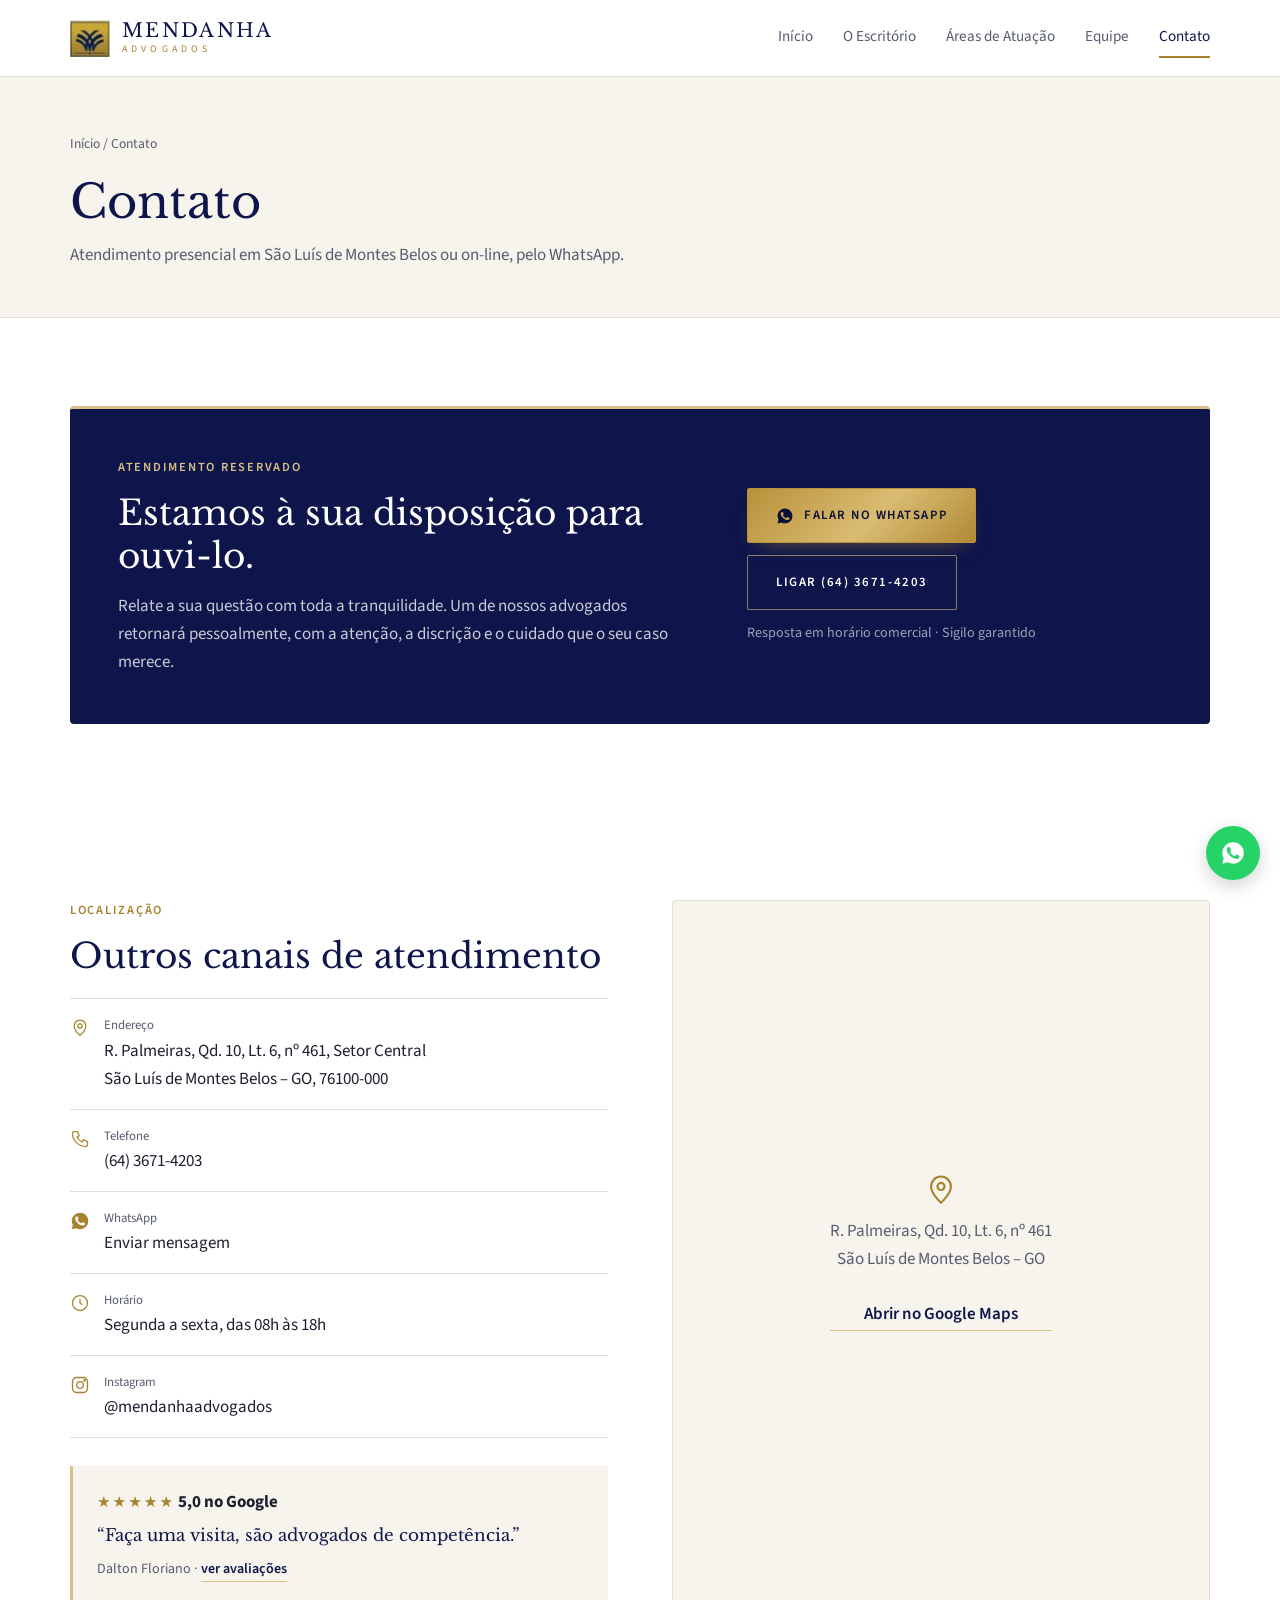
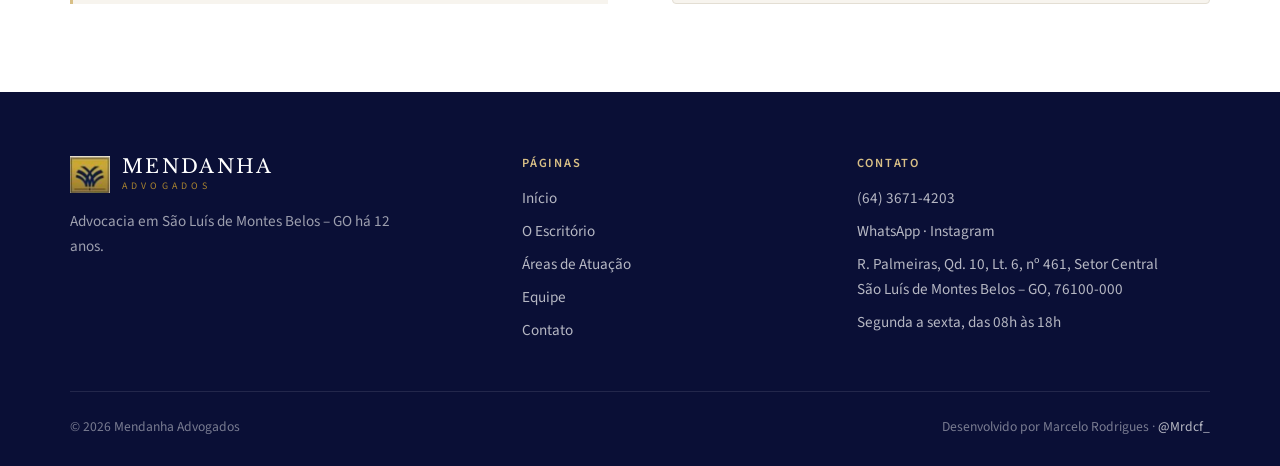
<file: contato.html>
<!DOCTYPE html>
<!-- Mendanha Advogados · CONTATO — endereço, telefone, WhatsApp, horário e mapa -->
<html lang="pt-BR" class="sem-js">
<head>
  <meta charset="UTF-8">
  <meta name="viewport" content="width=device-width, initial-scale=1">
  <title>Contato | Mendanha Advogados — São Luís de Montes Belos - GO</title>
  <meta name="description" content="Fale com o Mendanha Advogados: (64) 3671-4203, WhatsApp e atendimento na R. Palmeiras, 461, São Luís de Montes Belos - GO.">
  <link rel="canonical" href="https://www.mendanhaadvogados.com.br/contato.html">
  <meta name="theme-color" content="#0E154A">

  <!-- SEO local -->
  <meta name="geo.region" content="BR-GO">
  <meta name="geo.placename" content="São Luís de Montes Belos">
  <meta name="geo.position" content="-16.5175625;-50.3688125">

  <!-- Compartilhamento (WhatsApp, Facebook, LinkedIn) -->
  <meta property="og:type" content="website">
  <meta property="og:locale" content="pt_BR">
  <meta property="og:title" content="Contato | Mendanha Advogados — São Luís de Montes Belos - GO">
  <meta property="og:description" content="Fale com o Mendanha Advogados: (64) 3671-4203, WhatsApp e atendimento na R. Palmeiras, 461, São Luís de Montes Belos - GO.">
  <meta property="og:url" content="https://www.mendanhaadvogados.com.br/contato.html">
  <meta property="og:image" content="https://www.mendanhaadvogados.com.br/imagens/og-image.jpg">

  <link rel="icon" type="image/png" href="imagens/favicon.png">
  <link rel="apple-touch-icon" href="imagens/apple-touch-icon.png">
  <link rel="preconnect" href="https://fonts.googleapis.com">
  <link rel="preconnect" href="https://fonts.gstatic.com" crossorigin>
  <link rel="stylesheet" href="https://fonts.googleapis.com/css2?family=Libre+Baskerville&family=Source+Sans+3:wght@400;600&display=swap">
  <link rel="stylesheet" href="estilo.css">

  <!-- Dados estruturados para o Google -->
  <script type="application/ld+json">{"@context": "https://schema.org", "@type": ["LegalService", "LocalBusiness"], "@id": "https://www.mendanhaadvogados.com.br/#escritorio", "name": "Mendanha Advogados", "alternateName": "Mendanha - Advogados", "description": "Escritório de advocacia em São Luís de Montes Belos - GO, com atuação em Direito Trabalhista, Previdenciário, Cível, Família e Empresarial. 12 anos de experiência.", "url": "https://www.mendanhaadvogados.com.br/", "logo": "https://www.mendanhaadvogados.com.br/imagens/emblema.png", "image": ["https://www.mendanhaadvogados.com.br/imagens/og-image.jpg", "https://www.mendanhaadvogados.com.br/imagens/adriano.webp"], "telephone": "+556436714203", "priceRange": "$$", "address": {"@type": "PostalAddress", "streetAddress": "R. Palmeiras, Qd. 10, Lt. 6, nº 461, Setor Central", "addressLocality": "São Luís de Montes Belos", "addressRegion": "GO", "postalCode": "76100-000", "addressCountry": "BR"}, "geo": {"@type": "GeoCoordinates", "latitude": -16.5175625, "longitude": -50.3688125}, "hasMap": "https://www.google.com/maps/search/?api=1&query=Mendanha%20Advogados%2C%20R.%20Palmeiras%2C%20461%2C%20S%C3%A3o%20Lu%C3%ADs%20de%20Montes%20Belos%20-%20GO", "openingHoursSpecification": [{"@type": "OpeningHoursSpecification", "dayOfWeek": ["Monday", "Tuesday", "Wednesday", "Thursday", "Friday"], "opens": "08:00", "closes": "18:00"}], "areaServed": [{"@type": "City", "name": "São Luís de Montes Belos"}, {"@type": "State", "name": "Goiás"}], "knowsAbout": ["Direito Trabalhista", "Direito Previdenciário", "Direito Cível", "Direito de Família", "Direito Empresarial"], "sameAs": ["https://www.instagram.com/mendanhaadvogados/"], "employee": [{"@type": "Person", "name": "Adriano Luis Mendanha", "jobTitle": "Advogado e Presidente da OAB Subseção São Luís de Montes Belos", "image": "https://www.mendanhaadvogados.com.br/imagens/adriano.webp"}, {"@type": "Person", "name": "Raquel Mendanha", "jobTitle": "Advogada", "image": "https://www.mendanhaadvogados.com.br/imagens/raquel.webp"}, {"@type": "Person", "name": "Aline Vieira", "jobTitle": "Advogada", "image": "https://www.mendanhaadvogados.com.br/imagens/aline.webp"}, {"@type": "Person", "name": "Flaviany Mendanha", "jobTitle": "Administração", "image": "https://www.mendanhaadvogados.com.br/imagens/flaviany.webp"}], "contactPoint": {"@type": "ContactPoint", "telephone": "+556436714203", "contactType": "customer service", "areaServed": "BR", "availableLanguage": "Portuguese"}}</script>
  <script type="application/ld+json">{"@context": "https://schema.org", "@type": "BreadcrumbList", "itemListElement": [{"@type": "ListItem", "position": 1, "name": "Início", "item": "https://www.mendanhaadvogados.com.br/"}, {"@type": "ListItem", "position": 2, "name": "Contato", "item": "https://www.mendanhaadvogados.com.br/contato.html"}]}</script>
</head>
<body>
  <a class="pular-conteudo" href="#conteudo">Pular para o conteúdo</a>
  <header class="cabecalho">
    <div class="limite">
      <a href="index.html" class="marca" aria-label="Mendanha Advogados — página inicial">
        <img src="imagens/emblema.png" alt="" width="40" height="37">
        <span class="marca-texto"><strong>MENDANHA</strong><span>Advogados</span></span>
      </a>
      <button class="botao-menu" aria-label="Abrir menu" aria-expanded="false" aria-controls="menu"><span></span><span></span><span></span></button>
      <nav class="menu" id="menu" aria-label="Principal">
        <a href="index.html">Início</a>
        <a href="escritorio.html">O Escritório</a>
        <a href="areas-de-atuacao.html">Áreas de Atuação</a>
        <a href="equipe.html">Equipe</a>
        <a href="contato.html" class="ativo" aria-current="page">Contato</a>
      </nav>
    </div>
  </header>

  <main id="conteudo">
    <section class="titulo-pagina">
      <div class="limite">
        <nav class="trilha" aria-label="Você está em"><a href="index.html">Início</a> / Contato</nav>
        <h1>Contato</h1>
        <p>Atendimento presencial em São Luís de Montes Belos ou on-line, pelo WhatsApp.</p>
      </div>
    </section>
    <!-- CONVITE PARA CONVERSAR -->
    <section class="secao">
      <div class="limite">
        <div class="convite revelar">
          <div>
            <span class="rotulo">Atendimento reservado</span>
            <h2>Estamos à sua disposição para ouvi-lo.</h2>
            <p>Relate a sua questão com toda a tranquilidade. Um de nossos advogados retornará pessoalmente, com a atenção, a discrição e o cuidado que o seu caso merece.</p>
          </div>
          <div class="convite-acao">
            <a class="botao botao-dourado" href="https://wa.me/message/4RAAFVGWKLFQA1" target="_blank" rel="noopener"><svg viewBox="0 0 24 24" fill="currentColor" aria-hidden="true"><path d="M12.04 2C6.58 2 2.13 6.45 2.13 11.91c0 1.75.46 3.45 1.32 4.95L2.05 22l5.25-1.38a9.9 9.9 0 0 0 4.74 1.21h.01c5.46 0 9.91-4.45 9.91-9.91A9.86 9.86 0 0 0 12.04 2Zm5.8 14.06c-.24.68-1.42 1.3-1.95 1.35-.5.05-1.13.07-1.82-.11-.42-.13-.96-.31-1.65-.61-2.9-1.25-4.79-4.17-4.94-4.36-.14-.2-1.18-1.57-1.18-3 0-1.42.75-2.12 1.01-2.41.27-.29.58-.36.78-.36h.56c.18 0 .42-.07.66.5.24.58.82 2 .89 2.15.07.14.12.31.02.5-.1.2-.14.31-.29.48-.14.17-.3.38-.43.51-.14.14-.29.3-.13.59.17.29.74 1.22 1.59 1.98 1.09.97 2.01 1.27 2.3 1.42.29.14.45.12.62-.07.17-.2.71-.83.9-1.12.19-.29.38-.24.64-.14.27.1 1.68.79 1.97.94.29.14.48.21.55.33.07.12.07.7-.17 1.38Z"/></svg> Falar no WhatsApp</a>
            <a class="botao botao-contorno-claro" href="tel:+556436714203">Ligar (64) 3671-4203</a>
            <small>Resposta em horário comercial · Sigilo garantido</small>
          </div>
        </div>
      </div>
    </section>

    <!-- CANAIS E MAPA -->
    <section class="secao">
      <div class="limite duas-colunas">
        <div class="revelar">
          <span class="rotulo">Localização</span>
          <h2>Outros canais de atendimento</h2>
          <ul class="canais">
            <li><svg viewBox="0 0 24 24" fill="none" stroke="currentColor" stroke-width="1.5" aria-hidden="true"><path d="M12 21s-7-6.2-7-11.5a7 7 0 0 1 14 0C19 14.8 12 21 12 21Z"/><circle cx="12" cy="9.5" r="2.5"/></svg><div><small>Endereço</small><a href="https://www.google.com/maps/dir/?api=1&destination=Mendanha%20Advogados%2C%20R.%20Palmeiras%2C%20461%2C%20S%C3%A3o%20Lu%C3%ADs%20de%20Montes%20Belos%20-%20GO" target="_blank" rel="noopener">R. Palmeiras, Qd. 10, Lt. 6, nº 461, Setor Central<br>São Luís de Montes Belos – GO, 76100-000</a></div></li>
            <li><svg viewBox="0 0 24 24" fill="none" stroke="currentColor" stroke-width="1.5" aria-hidden="true"><path d="M5 3h4l2 5-2.5 1.5a11 11 0 0 0 6 6L16 13l5 2v4a2 2 0 0 1-2 2A16 16 0 0 1 3 5a2 2 0 0 1 2-2Z"/></svg><div><small>Telefone</small><a href="tel:+556436714203">(64) 3671-4203</a></div></li>
            <li><svg viewBox="0 0 24 24" fill="currentColor" aria-hidden="true"><path d="M12.04 2C6.58 2 2.13 6.45 2.13 11.91c0 1.75.46 3.45 1.32 4.95L2.05 22l5.25-1.38a9.9 9.9 0 0 0 4.74 1.21h.01c5.46 0 9.91-4.45 9.91-9.91A9.86 9.86 0 0 0 12.04 2Zm5.8 14.06c-.24.68-1.42 1.3-1.95 1.35-.5.05-1.13.07-1.82-.11-.42-.13-.96-.31-1.65-.61-2.9-1.25-4.79-4.17-4.94-4.36-.14-.2-1.18-1.57-1.18-3 0-1.42.75-2.12 1.01-2.41.27-.29.58-.36.78-.36h.56c.18 0 .42-.07.66.5.24.58.82 2 .89 2.15.07.14.12.31.02.5-.1.2-.14.31-.29.48-.14.17-.3.38-.43.51-.14.14-.29.3-.13.59.17.29.74 1.22 1.59 1.98 1.09.97 2.01 1.27 2.3 1.42.29.14.45.12.62-.07.17-.2.71-.83.9-1.12.19-.29.38-.24.64-.14.27.1 1.68.79 1.97.94.29.14.48.21.55.33.07.12.07.7-.17 1.38Z"/></svg><div><small>WhatsApp</small><a href="https://wa.me/message/4RAAFVGWKLFQA1" target="_blank" rel="noopener">Enviar mensagem</a></div></li>
            <li><svg viewBox="0 0 24 24" fill="none" stroke="currentColor" stroke-width="1.5" aria-hidden="true"><circle cx="12" cy="12" r="9"/><path d="M12 7v5l3 2"/></svg><div><small>Horário</small>Segunda a sexta, das 08h às 18h</div></li>
            <li><svg viewBox="0 0 24 24" fill="none" stroke="currentColor" stroke-width="1.6" aria-hidden="true"><rect x="3" y="3" width="18" height="18" rx="5"/><circle cx="12" cy="12" r="4"/><circle cx="17.5" cy="6.5" r=".8" fill="currentColor"/></svg><div><small>Instagram</small><a href="https://www.instagram.com/mendanhaadvogados/" target="_blank" rel="noopener">@mendanhaadvogados</a></div></li>
          </ul>
          <div class="avaliacao">
            <span class="estrelas" aria-label="5 de 5 estrelas">★★★★★</span> <strong>5,0 no Google</strong>
            <blockquote>“Faça uma visita, são advogados de competência.”</blockquote>
            <cite>Dalton Floriano · <a class="link-simples" href="https://www.google.com/maps/search/?api=1&query=Mendanha%20Advogados%2C%20R.%20Palmeiras%2C%20461%2C%20S%C3%A3o%20Lu%C3%ADs%20de%20Montes%20Belos%20-%20GO" target="_blank" rel="noopener">ver avaliações</a></cite>
          </div>
        </div>
        <div class="mapa revelar" data-mapa="https://www.google.com/maps?q=Mendanha%20Advogados%2C%20R.%20Palmeiras%2C%20461%2C%20S%C3%A3o%20Lu%C3%ADs%20de%20Montes%20Belos%20-%20GO&z=17&output=embed">
          <div class="mapa-aviso"><svg viewBox="0 0 24 24" fill="none" stroke="currentColor" stroke-width="1.5" aria-hidden="true"><path d="M12 21s-7-6.2-7-11.5a7 7 0 0 1 14 0C19 14.8 12 21 12 21Z"/><circle cx="12" cy="9.5" r="2.5"/></svg><p>R. Palmeiras, Qd. 10, Lt. 6, nº 461<br>São Luís de Montes Belos – GO</p><a class="link-simples" href="https://www.google.com/maps/search/?api=1&query=Mendanha%20Advogados%2C%20R.%20Palmeiras%2C%20461%2C%20S%C3%A3o%20Lu%C3%ADs%20de%20Montes%20Belos%20-%20GO" target="_blank" rel="noopener">Abrir no Google Maps</a></div>
        </div>
      </div>
    </section>
  </main>

  <footer class="rodape">
    <div class="limite">
      <div class="rodape-grade">
        <div>
          <a href="index.html" class="marca"><img src="imagens/emblema.png" alt="" width="40" height="37" loading="lazy"><span class="marca-texto"><strong>MENDANHA</strong><span>Advogados</span></span></a>
          <p>Advocacia em São Luís de Montes Belos – GO há 12 anos.</p>
        </div>
        <div>
          <h2>Páginas</h2>
          <ul><li><a href="index.html">Início</a></li><li><a href="escritorio.html">O Escritório</a></li><li><a href="areas-de-atuacao.html">Áreas de Atuação</a></li><li><a href="equipe.html">Equipe</a></li><li><a href="contato.html">Contato</a></li></ul>
        </div>
        <div>
          <h2>Contato</h2>
          <address style="font-style:normal">
            <ul>
              <li><a href="tel:+556436714203">(64) 3671-4203</a></li>
              <li><a href="https://wa.me/message/4RAAFVGWKLFQA1" target="_blank" rel="noopener">WhatsApp</a> · <a href="https://www.instagram.com/mendanhaadvogados/" target="_blank" rel="noopener">Instagram</a></li>
              <li>R. Palmeiras, Qd. 10, Lt. 6, nº 461, Setor Central<br>São Luís de Montes Belos – GO, 76100-000</li>
              <li>Segunda a sexta, das 08h às 18h</li>
            </ul>
          </address>
        </div>
      </div>
      <div class="rodape-base">
        <span>© <span data-ano>2026</span> Mendanha Advogados</span>
        <span class="credito">Desenvolvido por Marcelo Rodrigues · <a href="https://www.instagram.com/mrdcf_/" target="_blank" rel="noopener">@Mrdcf_</a></span>
      </div>
    </div>
  </footer>

  <a class="whatsapp-flutuante" href="https://wa.me/message/4RAAFVGWKLFQA1" target="_blank" rel="noopener" aria-label="Falar com o escritório pelo WhatsApp"><svg viewBox="0 0 24 24" fill="currentColor" aria-hidden="true"><path d="M12.04 2C6.58 2 2.13 6.45 2.13 11.91c0 1.75.46 3.45 1.32 4.95L2.05 22l5.25-1.38a9.9 9.9 0 0 0 4.74 1.21h.01c5.46 0 9.91-4.45 9.91-9.91A9.86 9.86 0 0 0 12.04 2Zm5.8 14.06c-.24.68-1.42 1.3-1.95 1.35-.5.05-1.13.07-1.82-.11-.42-.13-.96-.31-1.65-.61-2.9-1.25-4.79-4.17-4.94-4.36-.14-.2-1.18-1.57-1.18-3 0-1.42.75-2.12 1.01-2.41.27-.29.58-.36.78-.36h.56c.18 0 .42-.07.66.5.24.58.82 2 .89 2.15.07.14.12.31.02.5-.1.2-.14.31-.29.48-.14.17-.3.38-.43.51-.14.14-.29.3-.13.59.17.29.74 1.22 1.59 1.98 1.09.97 2.01 1.27 2.3 1.42.29.14.45.12.62-.07.17-.2.71-.83.9-1.12.19-.29.38-.24.64-.14.27.1 1.68.79 1.97.94.29.14.48.21.55.33.07.12.07.7-.17 1.38Z"/></svg></a>

  <script src="script.js" defer></script>
</body>
</html>
</file>
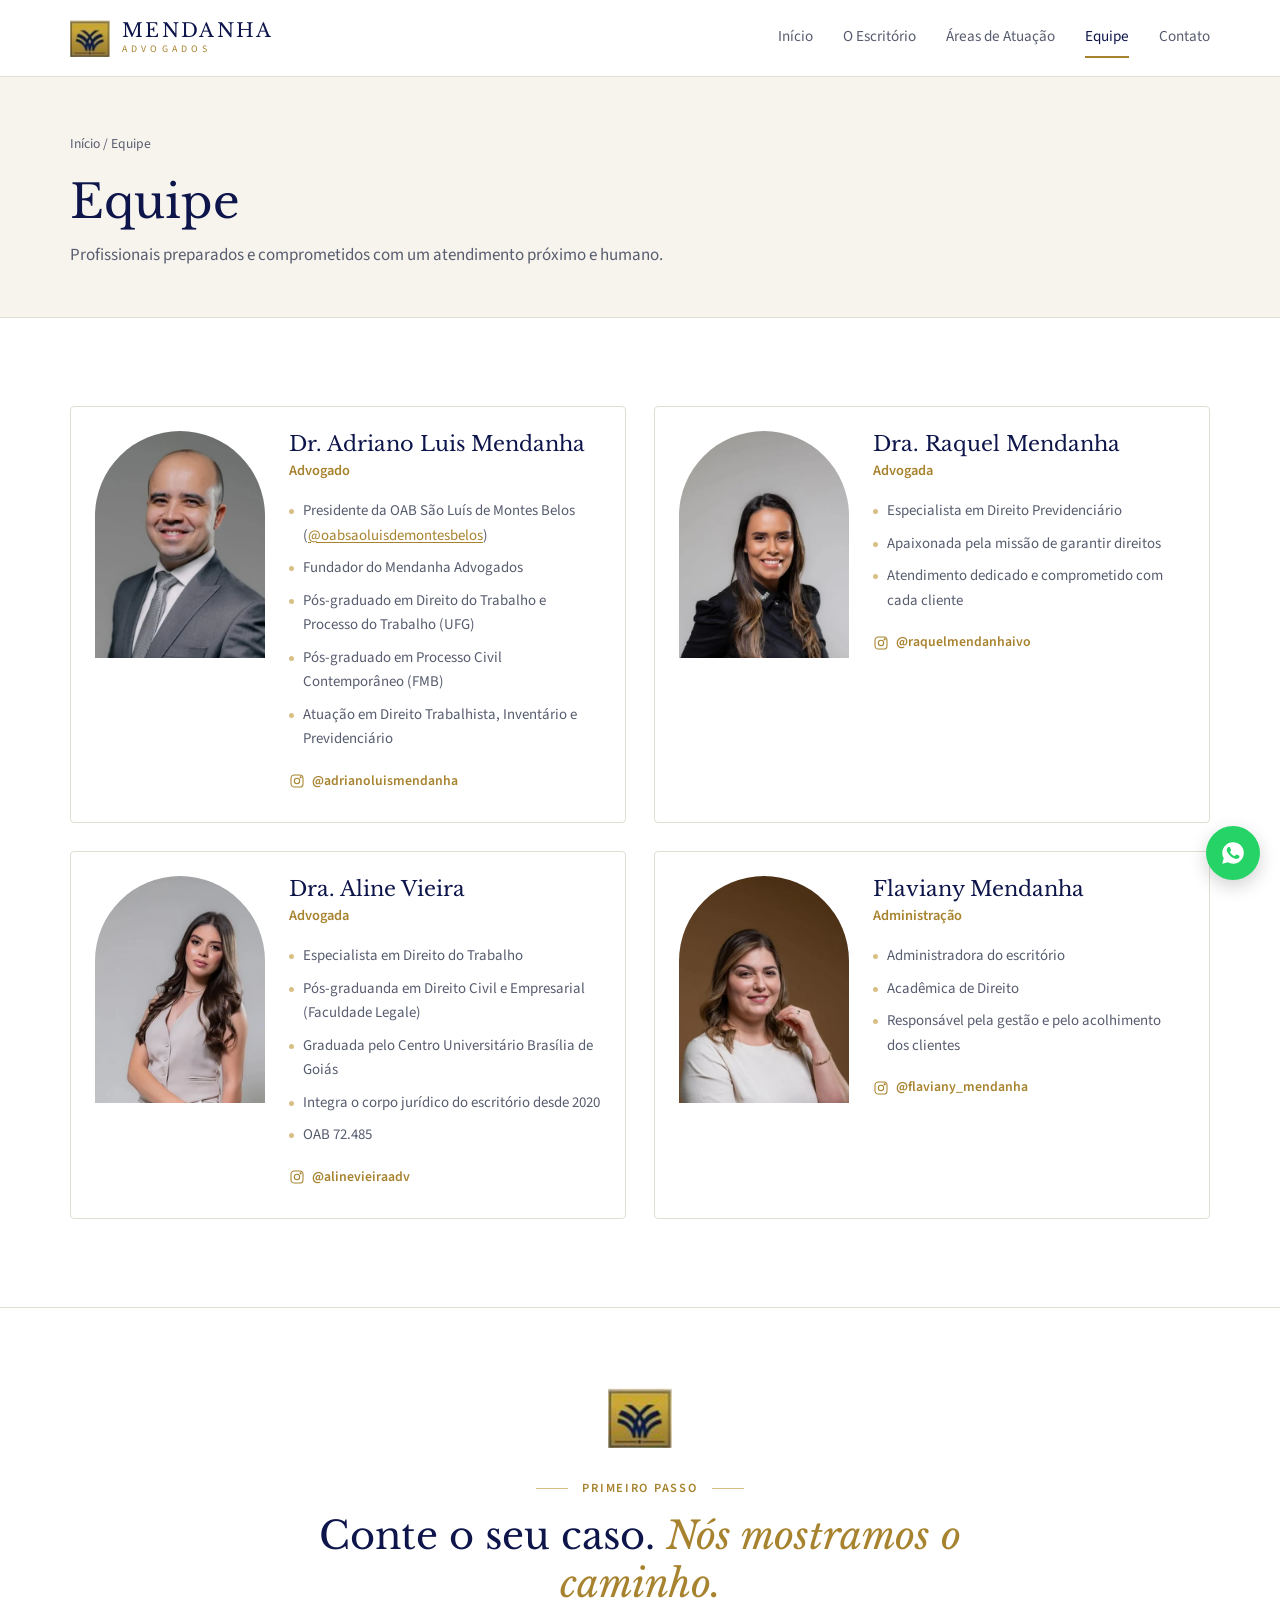
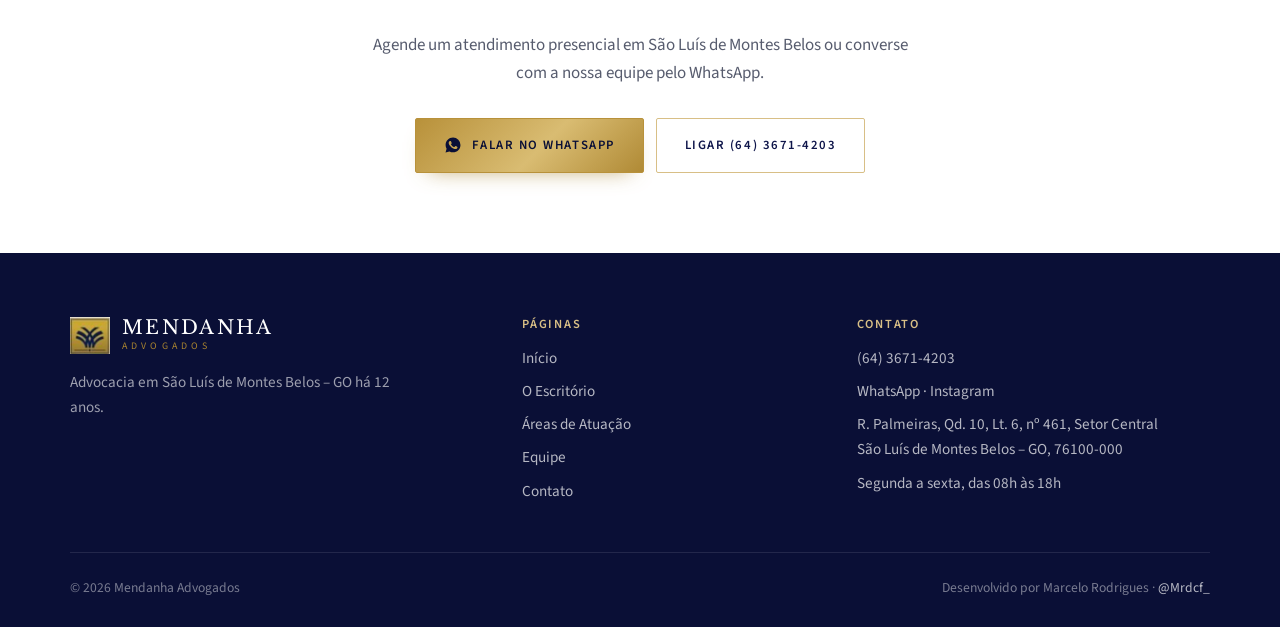
<file: equipe.html>
<!DOCTYPE html>
<!-- Mendanha Advogados · EQUIPE — currículo de cada profissional -->
<html lang="pt-BR" class="sem-js">
<head>
  <meta charset="UTF-8">
  <meta name="viewport" content="width=device-width, initial-scale=1">
  <title>Equipe | Mendanha Advogados — São Luís de Montes Belos - GO</title>
  <meta name="description" content="Conheça Dr. Adriano Luis Mendanha, Dra. Raquel Mendanha, Dra. Aline Vieira e a equipe do Mendanha Advogados.">
  <link rel="canonical" href="https://www.mendanhaadvogados.com.br/equipe.html">
  <meta name="theme-color" content="#0E154A">

  <!-- SEO local -->
  <meta name="geo.region" content="BR-GO">
  <meta name="geo.placename" content="São Luís de Montes Belos">
  <meta name="geo.position" content="-16.5175625;-50.3688125">

  <!-- Compartilhamento (WhatsApp, Facebook, LinkedIn) -->
  <meta property="og:type" content="website">
  <meta property="og:locale" content="pt_BR">
  <meta property="og:title" content="Equipe | Mendanha Advogados — São Luís de Montes Belos - GO">
  <meta property="og:description" content="Conheça Dr. Adriano Luis Mendanha, Dra. Raquel Mendanha, Dra. Aline Vieira e a equipe do Mendanha Advogados.">
  <meta property="og:url" content="https://www.mendanhaadvogados.com.br/equipe.html">
  <meta property="og:image" content="https://www.mendanhaadvogados.com.br/imagens/og-image.jpg">

  <link rel="icon" type="image/png" href="imagens/favicon.png">
  <link rel="apple-touch-icon" href="imagens/apple-touch-icon.png">
  <link rel="preconnect" href="https://fonts.googleapis.com">
  <link rel="preconnect" href="https://fonts.gstatic.com" crossorigin>
  <link rel="stylesheet" href="https://fonts.googleapis.com/css2?family=Libre+Baskerville&family=Source+Sans+3:wght@400;600&display=swap">
  <link rel="stylesheet" href="estilo.css">

  <!-- Dados estruturados para o Google -->
  <script type="application/ld+json">{"@context": "https://schema.org", "@type": ["LegalService", "LocalBusiness"], "@id": "https://www.mendanhaadvogados.com.br/#escritorio", "name": "Mendanha Advogados", "alternateName": "Mendanha - Advogados", "description": "Escritório de advocacia em São Luís de Montes Belos - GO, com atuação em Direito Trabalhista, Previdenciário, Cível, Família e Empresarial. 12 anos de experiência.", "url": "https://www.mendanhaadvogados.com.br/", "logo": "https://www.mendanhaadvogados.com.br/imagens/emblema.png", "image": ["https://www.mendanhaadvogados.com.br/imagens/og-image.jpg", "https://www.mendanhaadvogados.com.br/imagens/adriano.webp"], "telephone": "+556436714203", "priceRange": "$$", "address": {"@type": "PostalAddress", "streetAddress": "R. Palmeiras, Qd. 10, Lt. 6, nº 461, Setor Central", "addressLocality": "São Luís de Montes Belos", "addressRegion": "GO", "postalCode": "76100-000", "addressCountry": "BR"}, "geo": {"@type": "GeoCoordinates", "latitude": -16.5175625, "longitude": -50.3688125}, "hasMap": "https://www.google.com/maps/search/?api=1&query=Mendanha%20Advogados%2C%20R.%20Palmeiras%2C%20461%2C%20S%C3%A3o%20Lu%C3%ADs%20de%20Montes%20Belos%20-%20GO", "openingHoursSpecification": [{"@type": "OpeningHoursSpecification", "dayOfWeek": ["Monday", "Tuesday", "Wednesday", "Thursday", "Friday"], "opens": "08:00", "closes": "18:00"}], "areaServed": [{"@type": "City", "name": "São Luís de Montes Belos"}, {"@type": "State", "name": "Goiás"}], "knowsAbout": ["Direito Trabalhista", "Direito Previdenciário", "Direito Cível", "Direito de Família", "Direito Empresarial"], "sameAs": ["https://www.instagram.com/mendanhaadvogados/"], "employee": [{"@type": "Person", "name": "Adriano Luis Mendanha", "jobTitle": "Advogado e Presidente da OAB Subseção São Luís de Montes Belos", "image": "https://www.mendanhaadvogados.com.br/imagens/adriano.webp"}, {"@type": "Person", "name": "Raquel Mendanha", "jobTitle": "Advogada", "image": "https://www.mendanhaadvogados.com.br/imagens/raquel.webp"}, {"@type": "Person", "name": "Aline Vieira", "jobTitle": "Advogada", "image": "https://www.mendanhaadvogados.com.br/imagens/aline.webp"}, {"@type": "Person", "name": "Flaviany Mendanha", "jobTitle": "Administração", "image": "https://www.mendanhaadvogados.com.br/imagens/flaviany.webp"}], "contactPoint": {"@type": "ContactPoint", "telephone": "+556436714203", "contactType": "customer service", "areaServed": "BR", "availableLanguage": "Portuguese"}}</script>
  <script type="application/ld+json">{"@context": "https://schema.org", "@type": "BreadcrumbList", "itemListElement": [{"@type": "ListItem", "position": 1, "name": "Início", "item": "https://www.mendanhaadvogados.com.br/"}, {"@type": "ListItem", "position": 2, "name": "Equipe", "item": "https://www.mendanhaadvogados.com.br/equipe.html"}]}</script>
</head>
<body>
  <a class="pular-conteudo" href="#conteudo">Pular para o conteúdo</a>
  <header class="cabecalho">
    <div class="limite">
      <a href="index.html" class="marca" aria-label="Mendanha Advogados — página inicial">
        <img src="imagens/emblema.png" alt="" width="40" height="37">
        <span class="marca-texto"><strong>MENDANHA</strong><span>Advogados</span></span>
      </a>
      <button class="botao-menu" aria-label="Abrir menu" aria-expanded="false" aria-controls="menu"><span></span><span></span><span></span></button>
      <nav class="menu" id="menu" aria-label="Principal">
        <a href="index.html">Início</a>
        <a href="escritorio.html">O Escritório</a>
        <a href="areas-de-atuacao.html">Áreas de Atuação</a>
        <a href="equipe.html" class="ativo" aria-current="page">Equipe</a>
        <a href="contato.html">Contato</a>
      </nav>
    </div>
  </header>

  <main id="conteudo">
    <section class="titulo-pagina">
      <div class="limite">
        <nav class="trilha" aria-label="Você está em"><a href="index.html">Início</a> / Equipe</nav>
        <h1>Equipe</h1>
        <p>Profissionais preparados e comprometidos com um atendimento próximo e humano.</p>
      </div>
    </section>

    <!-- CURRÍCULOS -->
    <section class="secao">
      <div class="limite perfis">
        <article class="perfil revelar" id="perfil-adriano">
          <img src="imagens/adriano.webp" alt="Dr. Adriano Luis Mendanha" width="436" height="814" loading="lazy">
          <div><h2>Dr. Adriano Luis Mendanha</h2><span class="cargo">Advogado</span><ul><li>Presidente da OAB São Luís de Montes Belos (<a class="link-oab" href="https://www.instagram.com/oabsaoluisdemontesbelos/" target="_blank" rel="noopener">@oabsaoluisdemontesbelos</a>)</li><li>Fundador do Mendanha Advogados</li><li>Pós-graduado em Direito do Trabalho e Processo do Trabalho (UFG)</li><li>Pós-graduado em Processo Civil Contemporâneo (FMB)</li><li>Atuação em Direito Trabalhista, Inventário e Previdenciário</li></ul><a class="perfil-instagram" href="https://www.instagram.com/adrianoluismendanha/" target="_blank" rel="noopener"><svg viewBox="0 0 24 24" fill="none" stroke="currentColor" stroke-width="1.6" aria-hidden="true"><rect x="3" y="3" width="18" height="18" rx="5"/><circle cx="12" cy="12" r="4"/><circle cx="17.5" cy="6.5" r=".8" fill="currentColor"/></svg>@adrianoluismendanha</a></div>
        </article>
        <article class="perfil revelar" id="perfil-raquel">
          <img src="imagens/raquel.webp" alt="Dra. Raquel Mendanha" width="436" height="814" loading="lazy">
          <div><h2>Dra. Raquel Mendanha</h2><span class="cargo">Advogada</span><ul><li>Especialista em Direito Previdenciário</li><li>Apaixonada pela missão de garantir direitos</li><li>Atendimento dedicado e comprometido com cada cliente</li></ul><a class="perfil-instagram" href="https://www.instagram.com/raquelmendanhaivo/" target="_blank" rel="noopener"><svg viewBox="0 0 24 24" fill="none" stroke="currentColor" stroke-width="1.6" aria-hidden="true"><rect x="3" y="3" width="18" height="18" rx="5"/><circle cx="12" cy="12" r="4"/><circle cx="17.5" cy="6.5" r=".8" fill="currentColor"/></svg>@raquelmendanhaivo</a></div>
        </article>
        <article class="perfil revelar" id="perfil-aline">
          <img src="imagens/aline.webp" alt="Dra. Aline Vieira" width="436" height="814" loading="lazy">
          <div><h2>Dra. Aline Vieira</h2><span class="cargo">Advogada</span><ul><li>Especialista em Direito do Trabalho</li><li>Pós-graduanda em Direito Civil e Empresarial (Faculdade Legale)</li><li>Graduada pelo Centro Universitário Brasília de Goiás</li><li>Integra o corpo jurídico do escritório desde 2020</li><li>OAB 72.485</li></ul><a class="perfil-instagram" href="https://www.instagram.com/alinevieiraadv/" target="_blank" rel="noopener"><svg viewBox="0 0 24 24" fill="none" stroke="currentColor" stroke-width="1.6" aria-hidden="true"><rect x="3" y="3" width="18" height="18" rx="5"/><circle cx="12" cy="12" r="4"/><circle cx="17.5" cy="6.5" r=".8" fill="currentColor"/></svg>@alinevieiraadv</a></div>
        </article>
        <article class="perfil revelar" id="perfil-flaviany">
          <img src="imagens/flaviany.webp" alt="Flaviany Mendanha" width="436" height="814" loading="lazy">
          <div><h2>Flaviany Mendanha</h2><span class="cargo">Administração</span><ul><li>Administradora do escritório</li><li>Acadêmica de Direito</li><li>Responsável pela gestão e pelo acolhimento dos clientes</li></ul><a class="perfil-instagram" href="https://www.instagram.com/flaviany_mendanha/" target="_blank" rel="noopener"><svg viewBox="0 0 24 24" fill="none" stroke="currentColor" stroke-width="1.6" aria-hidden="true"><rect x="3" y="3" width="18" height="18" rx="5"/><circle cx="12" cy="12" r="4"/><circle cx="17.5" cy="6.5" r=".8" fill="currentColor"/></svg>@flaviany_mendanha</a></div>
        </article>
      </div>
    </section>

    <!-- CHAMADA FINAL: PRIMEIRO PASSO -->
    <section class="chamada">
      <div class="limite">
        <img class="chamada-emblema" src="imagens/emblema.png" alt="" width="64" height="59" loading="lazy">
        <span class="rotulo rotulo-centro">Primeiro passo</span>
        <h2>Conte o seu caso. <em>Nós mostramos o caminho.</em></h2>
        <p>Agende um atendimento presencial em São Luís de Montes Belos ou converse com a nossa equipe pelo WhatsApp.</p>
        <div class="botoes botoes-centro">
          <a class="botao botao-dourado" href="https://wa.me/message/4RAAFVGWKLFQA1" target="_blank" rel="noopener"><svg viewBox="0 0 24 24" fill="currentColor" aria-hidden="true"><path d="M12.04 2C6.58 2 2.13 6.45 2.13 11.91c0 1.75.46 3.45 1.32 4.95L2.05 22l5.25-1.38a9.9 9.9 0 0 0 4.74 1.21h.01c5.46 0 9.91-4.45 9.91-9.91A9.86 9.86 0 0 0 12.04 2Zm5.8 14.06c-.24.68-1.42 1.3-1.95 1.35-.5.05-1.13.07-1.82-.11-.42-.13-.96-.31-1.65-.61-2.9-1.25-4.79-4.17-4.94-4.36-.14-.2-1.18-1.57-1.18-3 0-1.42.75-2.12 1.01-2.41.27-.29.58-.36.78-.36h.56c.18 0 .42-.07.66.5.24.58.82 2 .89 2.15.07.14.12.31.02.5-.1.2-.14.31-.29.48-.14.17-.3.38-.43.51-.14.14-.29.3-.13.59.17.29.74 1.22 1.59 1.98 1.09.97 2.01 1.27 2.3 1.42.29.14.45.12.62-.07.17-.2.71-.83.9-1.12.19-.29.38-.24.64-.14.27.1 1.68.79 1.97.94.29.14.48.21.55.33.07.12.07.7-.17 1.38Z"/></svg> Falar no WhatsApp</a>
          <a class="botao botao-contorno" href="tel:+556436714203">Ligar (64) 3671-4203</a>
        </div>
      </div>
    </section>
  </main>

  <footer class="rodape">
    <div class="limite">
      <div class="rodape-grade">
        <div>
          <a href="index.html" class="marca"><img src="imagens/emblema.png" alt="" width="40" height="37" loading="lazy"><span class="marca-texto"><strong>MENDANHA</strong><span>Advogados</span></span></a>
          <p>Advocacia em São Luís de Montes Belos – GO há 12 anos.</p>
        </div>
        <div>
          <h2>Páginas</h2>
          <ul><li><a href="index.html">Início</a></li><li><a href="escritorio.html">O Escritório</a></li><li><a href="areas-de-atuacao.html">Áreas de Atuação</a></li><li><a href="equipe.html">Equipe</a></li><li><a href="contato.html">Contato</a></li></ul>
        </div>
        <div>
          <h2>Contato</h2>
          <address style="font-style:normal">
            <ul>
              <li><a href="tel:+556436714203">(64) 3671-4203</a></li>
              <li><a href="https://wa.me/message/4RAAFVGWKLFQA1" target="_blank" rel="noopener">WhatsApp</a> · <a href="https://www.instagram.com/mendanhaadvogados/" target="_blank" rel="noopener">Instagram</a></li>
              <li>R. Palmeiras, Qd. 10, Lt. 6, nº 461, Setor Central<br>São Luís de Montes Belos – GO, 76100-000</li>
              <li>Segunda a sexta, das 08h às 18h</li>
            </ul>
          </address>
        </div>
      </div>
      <div class="rodape-base">
        <span>© <span data-ano>2026</span> Mendanha Advogados</span>
        <span class="credito">Desenvolvido por Marcelo Rodrigues · <a href="https://www.instagram.com/mrdcf_/" target="_blank" rel="noopener">@Mrdcf_</a></span>
      </div>
    </div>
  </footer>

  <a class="whatsapp-flutuante" href="https://wa.me/message/4RAAFVGWKLFQA1" target="_blank" rel="noopener" aria-label="Falar com o escritório pelo WhatsApp"><svg viewBox="0 0 24 24" fill="currentColor" aria-hidden="true"><path d="M12.04 2C6.58 2 2.13 6.45 2.13 11.91c0 1.75.46 3.45 1.32 4.95L2.05 22l5.25-1.38a9.9 9.9 0 0 0 4.74 1.21h.01c5.46 0 9.91-4.45 9.91-9.91A9.86 9.86 0 0 0 12.04 2Zm5.8 14.06c-.24.68-1.42 1.3-1.95 1.35-.5.05-1.13.07-1.82-.11-.42-.13-.96-.31-1.65-.61-2.9-1.25-4.79-4.17-4.94-4.36-.14-.2-1.18-1.57-1.18-3 0-1.42.75-2.12 1.01-2.41.27-.29.58-.36.78-.36h.56c.18 0 .42-.07.66.5.24.58.82 2 .89 2.15.07.14.12.31.02.5-.1.2-.14.31-.29.48-.14.17-.3.38-.43.51-.14.14-.29.3-.13.59.17.29.74 1.22 1.59 1.98 1.09.97 2.01 1.27 2.3 1.42.29.14.45.12.62-.07.17-.2.71-.83.9-1.12.19-.29.38-.24.64-.14.27.1 1.68.79 1.97.94.29.14.48.21.55.33.07.12.07.7-.17 1.38Z"/></svg></a>

  <script src="script.js" defer></script>
</body>
</html>
</file>
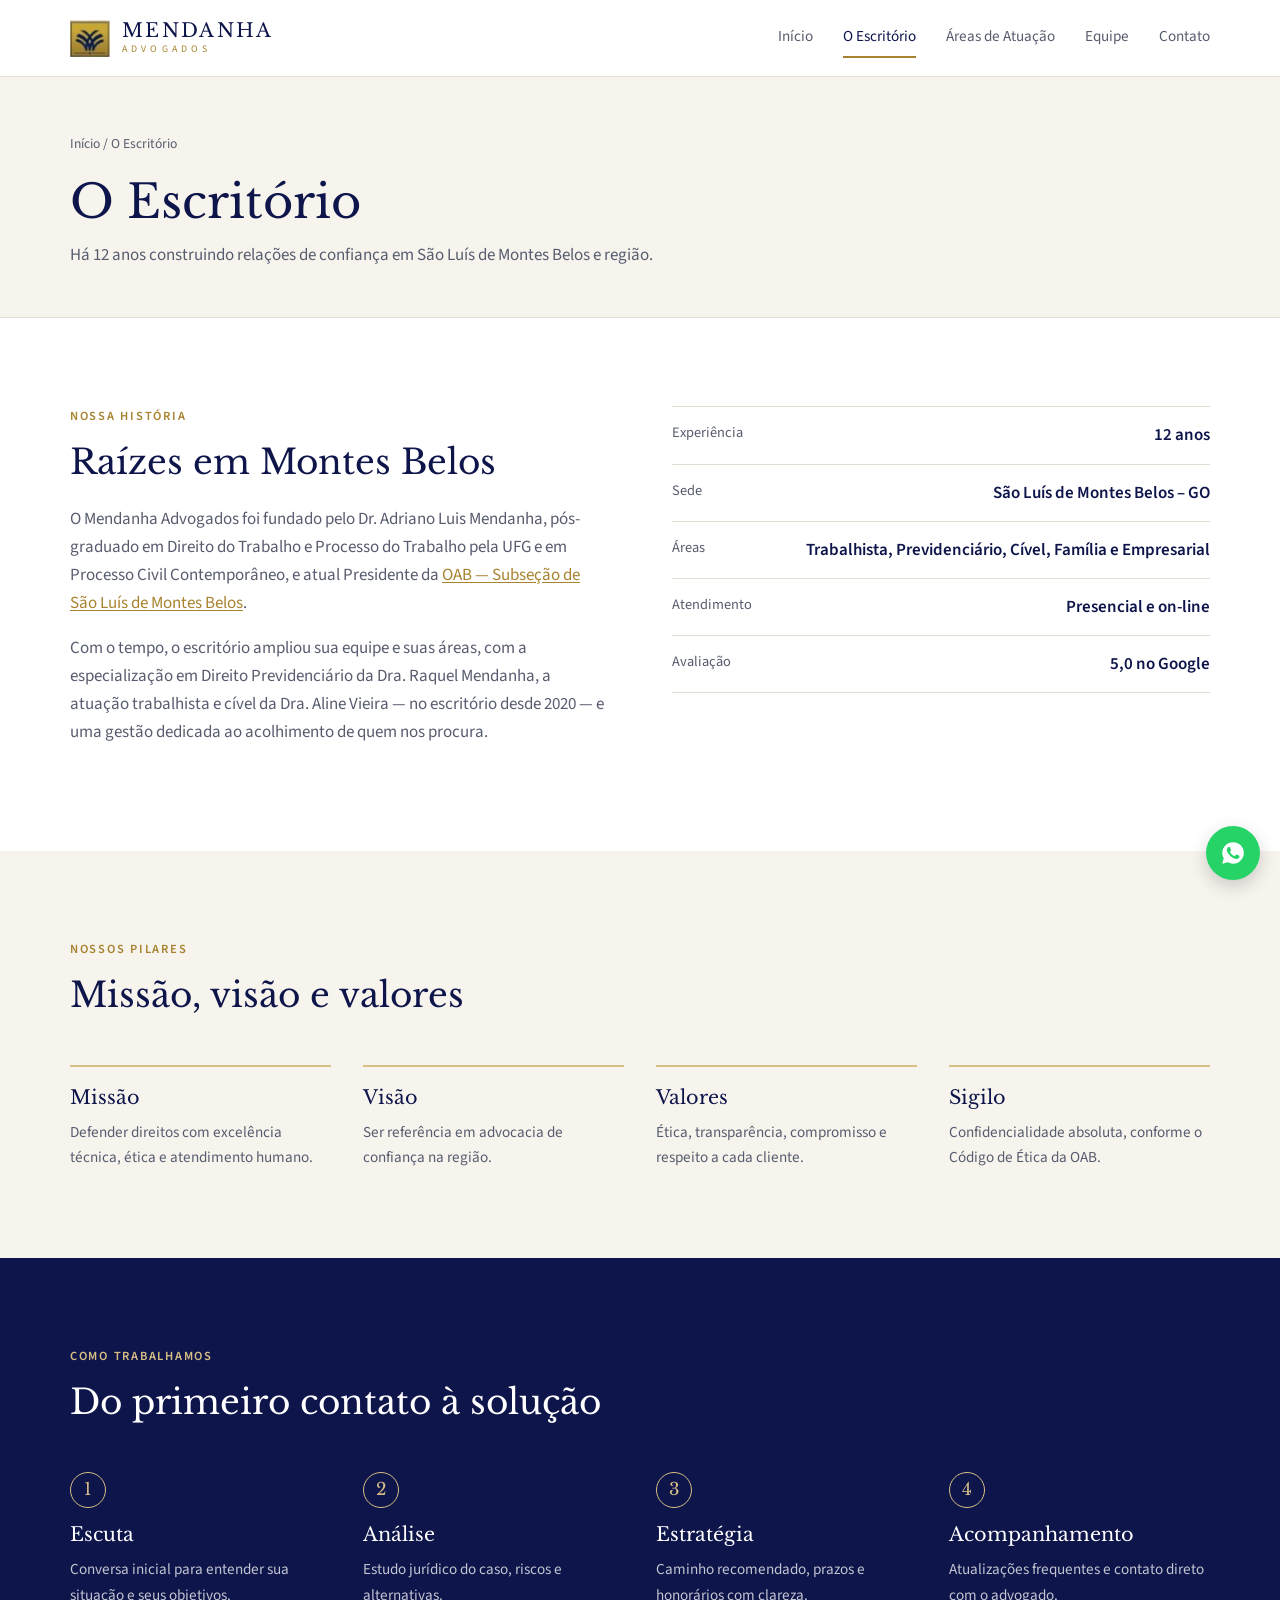
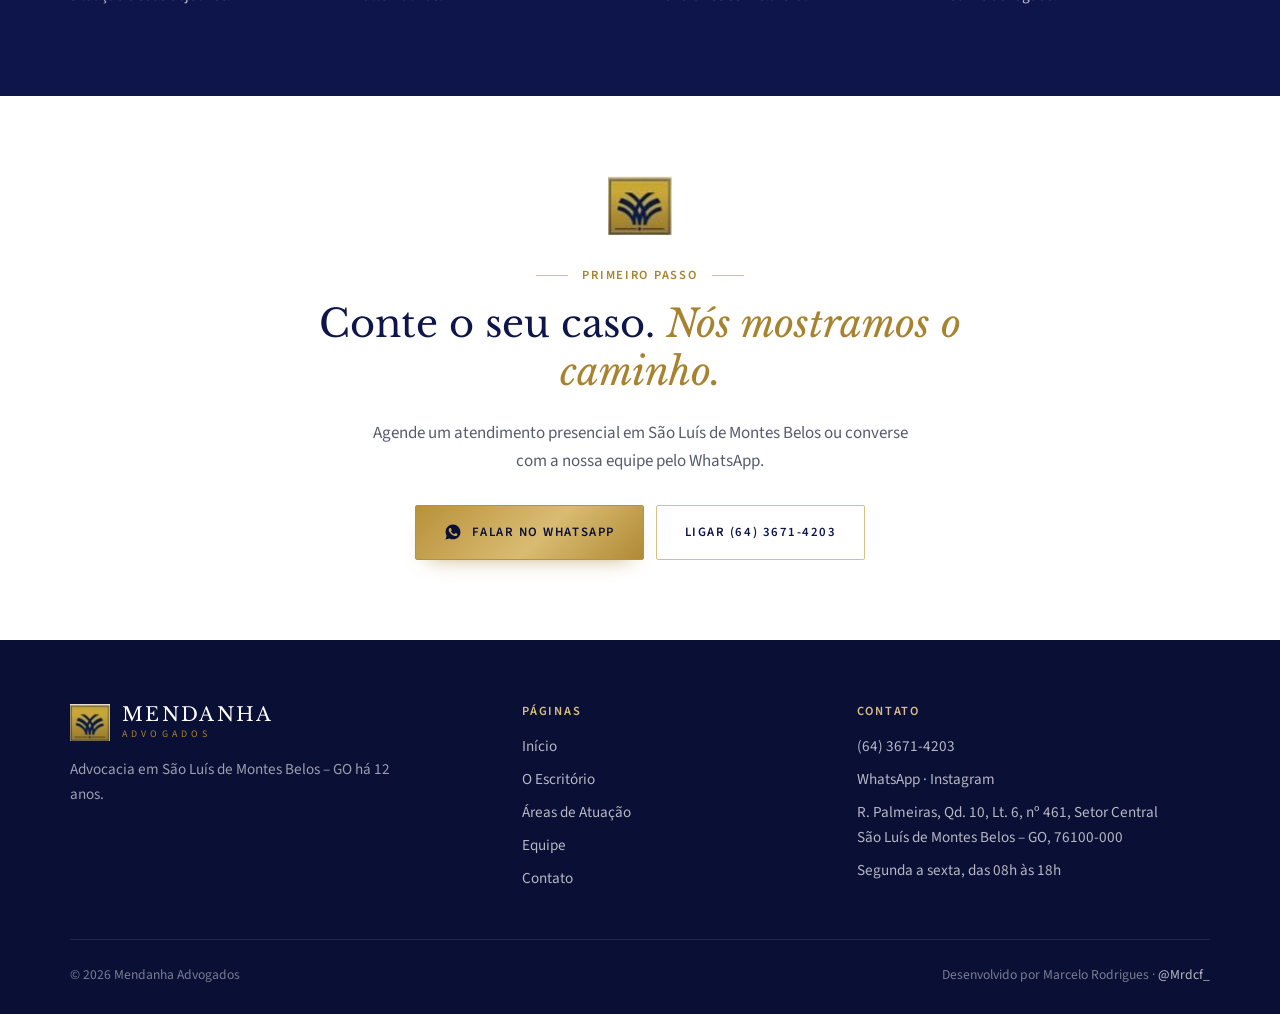
<file: escritorio.html>
<!DOCTYPE html>
<!-- Mendanha Advogados · O ESCRITÓRIO — história, ficha, missão/visão/valores e método de trabalho -->
<html lang="pt-BR" class="sem-js">
<head>
  <meta charset="UTF-8">
  <meta name="viewport" content="width=device-width, initial-scale=1">
  <title>O Escritório | Mendanha Advogados — São Luís de Montes Belos - GO</title>
  <meta name="description" content="Conheça a história e os valores do Mendanha Advogados, escritório de advocacia com 12 anos de experiência em São Luís de Montes Belos - GO.">
  <link rel="canonical" href="https://www.mendanhaadvogados.com.br/escritorio.html">
  <meta name="theme-color" content="#0E154A">

  <!-- SEO local -->
  <meta name="geo.region" content="BR-GO">
  <meta name="geo.placename" content="São Luís de Montes Belos">
  <meta name="geo.position" content="-16.5175625;-50.3688125">

  <!-- Compartilhamento (WhatsApp, Facebook, LinkedIn) -->
  <meta property="og:type" content="website">
  <meta property="og:locale" content="pt_BR">
  <meta property="og:title" content="O Escritório | Mendanha Advogados — São Luís de Montes Belos - GO">
  <meta property="og:description" content="Conheça a história e os valores do Mendanha Advogados, escritório de advocacia com 12 anos de experiência em São Luís de Montes Belos - GO.">
  <meta property="og:url" content="https://www.mendanhaadvogados.com.br/escritorio.html">
  <meta property="og:image" content="https://www.mendanhaadvogados.com.br/imagens/og-image.jpg">

  <link rel="icon" type="image/png" href="imagens/favicon.png">
  <link rel="apple-touch-icon" href="imagens/apple-touch-icon.png">
  <link rel="preconnect" href="https://fonts.googleapis.com">
  <link rel="preconnect" href="https://fonts.gstatic.com" crossorigin>
  <link rel="stylesheet" href="https://fonts.googleapis.com/css2?family=Libre+Baskerville&family=Source+Sans+3:wght@400;600&display=swap">
  <link rel="stylesheet" href="estilo.css">

  <!-- Dados estruturados para o Google -->
  <script type="application/ld+json">{"@context": "https://schema.org", "@type": ["LegalService", "LocalBusiness"], "@id": "https://www.mendanhaadvogados.com.br/#escritorio", "name": "Mendanha Advogados", "alternateName": "Mendanha - Advogados", "description": "Escritório de advocacia em São Luís de Montes Belos - GO, com atuação em Direito Trabalhista, Previdenciário, Cível, Família e Empresarial. 12 anos de experiência.", "url": "https://www.mendanhaadvogados.com.br/", "logo": "https://www.mendanhaadvogados.com.br/imagens/emblema.png", "image": ["https://www.mendanhaadvogados.com.br/imagens/og-image.jpg", "https://www.mendanhaadvogados.com.br/imagens/adriano.webp"], "telephone": "+556436714203", "priceRange": "$$", "address": {"@type": "PostalAddress", "streetAddress": "R. Palmeiras, Qd. 10, Lt. 6, nº 461, Setor Central", "addressLocality": "São Luís de Montes Belos", "addressRegion": "GO", "postalCode": "76100-000", "addressCountry": "BR"}, "geo": {"@type": "GeoCoordinates", "latitude": -16.5175625, "longitude": -50.3688125}, "hasMap": "https://www.google.com/maps/search/?api=1&query=Mendanha%20Advogados%2C%20R.%20Palmeiras%2C%20461%2C%20S%C3%A3o%20Lu%C3%ADs%20de%20Montes%20Belos%20-%20GO", "openingHoursSpecification": [{"@type": "OpeningHoursSpecification", "dayOfWeek": ["Monday", "Tuesday", "Wednesday", "Thursday", "Friday"], "opens": "08:00", "closes": "18:00"}], "areaServed": [{"@type": "City", "name": "São Luís de Montes Belos"}, {"@type": "State", "name": "Goiás"}], "knowsAbout": ["Direito Trabalhista", "Direito Previdenciário", "Direito Cível", "Direito de Família", "Direito Empresarial"], "sameAs": ["https://www.instagram.com/mendanhaadvogados/"], "employee": [{"@type": "Person", "name": "Adriano Luis Mendanha", "jobTitle": "Advogado e Presidente da OAB Subseção São Luís de Montes Belos", "image": "https://www.mendanhaadvogados.com.br/imagens/adriano.webp"}, {"@type": "Person", "name": "Raquel Mendanha", "jobTitle": "Advogada", "image": "https://www.mendanhaadvogados.com.br/imagens/raquel.webp"}, {"@type": "Person", "name": "Aline Vieira", "jobTitle": "Advogada", "image": "https://www.mendanhaadvogados.com.br/imagens/aline.webp"}, {"@type": "Person", "name": "Flaviany Mendanha", "jobTitle": "Administração", "image": "https://www.mendanhaadvogados.com.br/imagens/flaviany.webp"}], "contactPoint": {"@type": "ContactPoint", "telephone": "+556436714203", "contactType": "customer service", "areaServed": "BR", "availableLanguage": "Portuguese"}}</script>
  <script type="application/ld+json">{"@context": "https://schema.org", "@type": "BreadcrumbList", "itemListElement": [{"@type": "ListItem", "position": 1, "name": "Início", "item": "https://www.mendanhaadvogados.com.br/"}, {"@type": "ListItem", "position": 2, "name": "O Escritório", "item": "https://www.mendanhaadvogados.com.br/escritorio.html"}]}</script>
</head>
<body>
  <a class="pular-conteudo" href="#conteudo">Pular para o conteúdo</a>
  <header class="cabecalho">
    <div class="limite">
      <a href="index.html" class="marca" aria-label="Mendanha Advogados — página inicial">
        <img src="imagens/emblema.png" alt="" width="40" height="37">
        <span class="marca-texto"><strong>MENDANHA</strong><span>Advogados</span></span>
      </a>
      <button class="botao-menu" aria-label="Abrir menu" aria-expanded="false" aria-controls="menu"><span></span><span></span><span></span></button>
      <nav class="menu" id="menu" aria-label="Principal">
        <a href="index.html">Início</a>
        <a href="escritorio.html" class="ativo" aria-current="page">O Escritório</a>
        <a href="areas-de-atuacao.html">Áreas de Atuação</a>
        <a href="equipe.html">Equipe</a>
        <a href="contato.html">Contato</a>
      </nav>
    </div>
  </header>

  <main id="conteudo">
    <section class="titulo-pagina">
      <div class="limite">
        <nav class="trilha" aria-label="Você está em"><a href="index.html">Início</a> / O Escritório</nav>
        <h1>O Escritório</h1>
        <p>Há 12 anos construindo relações de confiança em São Luís de Montes Belos e região.</p>
      </div>
    </section>

    <!-- HISTÓRIA E FICHA -->
    <section class="secao">
      <div class="limite duas-colunas">
        <div class="revelar">
          <span class="rotulo">Nossa história</span>
          <h2>Raízes em Montes Belos</h2>
          <p>O Mendanha Advogados foi fundado pelo Dr. Adriano Luis Mendanha, pós-graduado em Direito do Trabalho e Processo do Trabalho pela UFG e em Processo Civil Contemporâneo, e atual Presidente da <a class="link-oab" href="https://www.instagram.com/oabsaoluisdemontesbelos/" target="_blank" rel="noopener">OAB — Subseção de São Luís de Montes Belos</a>.</p>
          <p>Com o tempo, o escritório ampliou sua equipe e suas áreas, com a especialização em Direito Previdenciário da Dra. Raquel Mendanha, a atuação trabalhista e cível da Dra. Aline Vieira — no escritório desde 2020 — e uma gestão dedicada ao acolhimento de quem nos procura.</p>
        </div>
        <ul class="ficha revelar">
          <li><span>Experiência</span><strong>12 anos</strong></li>
          <li><span>Sede</span><strong>São Luís de Montes Belos – GO</strong></li>
          <li><span>Áreas</span><strong>Trabalhista, Previdenciário, Cível, Família e Empresarial</strong></li>
          <li><span>Atendimento</span><strong>Presencial e on-line</strong></li>
          <li><span>Avaliação</span><strong>5,0 no Google</strong></li>
        </ul>
      </div>
    </section>

    <!-- MISSÃO, VISÃO E VALORES -->
    <section class="secao secao-creme">
      <div class="limite">
        <div class="cabeca-secao revelar"><span class="rotulo">Nossos pilares</span><h2>Missão, visão e valores</h2></div>
        <div class="pilares revelar">
          <div><h3>Missão</h3><p>Defender direitos com excelência técnica, ética e atendimento humano.</p></div>
          <div><h3>Visão</h3><p>Ser referência em advocacia de confiança na região.</p></div>
          <div><h3>Valores</h3><p>Ética, transparência, compromisso e respeito a cada cliente.</p></div>
          <div><h3>Sigilo</h3><p>Confidencialidade absoluta, conforme o Código de Ética da OAB.</p></div>
        </div>
      </div>
    </section>

    <!-- COMO TRABALHAMOS -->
    <section class="secao secao-azul">
      <div class="limite">
        <div class="cabeca-secao revelar"><span class="rotulo">Como trabalhamos</span><h2>Do primeiro contato à solução</h2></div>
        <ol class="etapas revelar" style="list-style:none;margin:0;padding:0">
          <li><h3>Escuta</h3><p>Conversa inicial para entender sua situação e seus objetivos.</p></li>
          <li><h3>Análise</h3><p>Estudo jurídico do caso, riscos e alternativas.</p></li>
          <li><h3>Estratégia</h3><p>Caminho recomendado, prazos e honorários com clareza.</p></li>
          <li><h3>Acompanhamento</h3><p>Atualizações frequentes e contato direto com o advogado.</p></li>
        </ol>
      </div>
    </section>

    <!-- CHAMADA FINAL: PRIMEIRO PASSO -->
    <section class="chamada">
      <div class="limite">
        <img class="chamada-emblema" src="imagens/emblema.png" alt="" width="64" height="59" loading="lazy">
        <span class="rotulo rotulo-centro">Primeiro passo</span>
        <h2>Conte o seu caso. <em>Nós mostramos o caminho.</em></h2>
        <p>Agende um atendimento presencial em São Luís de Montes Belos ou converse com a nossa equipe pelo WhatsApp.</p>
        <div class="botoes botoes-centro">
          <a class="botao botao-dourado" href="https://wa.me/message/4RAAFVGWKLFQA1" target="_blank" rel="noopener"><svg viewBox="0 0 24 24" fill="currentColor" aria-hidden="true"><path d="M12.04 2C6.58 2 2.13 6.45 2.13 11.91c0 1.75.46 3.45 1.32 4.95L2.05 22l5.25-1.38a9.9 9.9 0 0 0 4.74 1.21h.01c5.46 0 9.91-4.45 9.91-9.91A9.86 9.86 0 0 0 12.04 2Zm5.8 14.06c-.24.68-1.42 1.3-1.95 1.35-.5.05-1.13.07-1.82-.11-.42-.13-.96-.31-1.65-.61-2.9-1.25-4.79-4.17-4.94-4.36-.14-.2-1.18-1.57-1.18-3 0-1.42.75-2.12 1.01-2.41.27-.29.58-.36.78-.36h.56c.18 0 .42-.07.66.5.24.58.82 2 .89 2.15.07.14.12.31.02.5-.1.2-.14.31-.29.48-.14.17-.3.38-.43.51-.14.14-.29.3-.13.59.17.29.74 1.22 1.59 1.98 1.09.97 2.01 1.27 2.3 1.42.29.14.45.12.62-.07.17-.2.71-.83.9-1.12.19-.29.38-.24.64-.14.27.1 1.68.79 1.97.94.29.14.48.21.55.33.07.12.07.7-.17 1.38Z"/></svg> Falar no WhatsApp</a>
          <a class="botao botao-contorno" href="tel:+556436714203">Ligar (64) 3671-4203</a>
        </div>
      </div>
    </section>
  </main>

  <footer class="rodape">
    <div class="limite">
      <div class="rodape-grade">
        <div>
          <a href="index.html" class="marca"><img src="imagens/emblema.png" alt="" width="40" height="37" loading="lazy"><span class="marca-texto"><strong>MENDANHA</strong><span>Advogados</span></span></a>
          <p>Advocacia em São Luís de Montes Belos – GO há 12 anos.</p>
        </div>
        <div>
          <h2>Páginas</h2>
          <ul><li><a href="index.html">Início</a></li><li><a href="escritorio.html">O Escritório</a></li><li><a href="areas-de-atuacao.html">Áreas de Atuação</a></li><li><a href="equipe.html">Equipe</a></li><li><a href="contato.html">Contato</a></li></ul>
        </div>
        <div>
          <h2>Contato</h2>
          <address style="font-style:normal">
            <ul>
              <li><a href="tel:+556436714203">(64) 3671-4203</a></li>
              <li><a href="https://wa.me/message/4RAAFVGWKLFQA1" target="_blank" rel="noopener">WhatsApp</a> · <a href="https://www.instagram.com/mendanhaadvogados/" target="_blank" rel="noopener">Instagram</a></li>
              <li>R. Palmeiras, Qd. 10, Lt. 6, nº 461, Setor Central<br>São Luís de Montes Belos – GO, 76100-000</li>
              <li>Segunda a sexta, das 08h às 18h</li>
            </ul>
          </address>
        </div>
      </div>
      <div class="rodape-base">
        <span>© <span data-ano>2026</span> Mendanha Advogados</span>
        <span class="credito">Desenvolvido por Marcelo Rodrigues · <a href="https://www.instagram.com/mrdcf_/" target="_blank" rel="noopener">@Mrdcf_</a></span>
      </div>
    </div>
  </footer>

  <a class="whatsapp-flutuante" href="https://wa.me/message/4RAAFVGWKLFQA1" target="_blank" rel="noopener" aria-label="Falar com o escritório pelo WhatsApp"><svg viewBox="0 0 24 24" fill="currentColor" aria-hidden="true"><path d="M12.04 2C6.58 2 2.13 6.45 2.13 11.91c0 1.75.46 3.45 1.32 4.95L2.05 22l5.25-1.38a9.9 9.9 0 0 0 4.74 1.21h.01c5.46 0 9.91-4.45 9.91-9.91A9.86 9.86 0 0 0 12.04 2Zm5.8 14.06c-.24.68-1.42 1.3-1.95 1.35-.5.05-1.13.07-1.82-.11-.42-.13-.96-.31-1.65-.61-2.9-1.25-4.79-4.17-4.94-4.36-.14-.2-1.18-1.57-1.18-3 0-1.42.75-2.12 1.01-2.41.27-.29.58-.36.78-.36h.56c.18 0 .42-.07.66.5.24.58.82 2 .89 2.15.07.14.12.31.02.5-.1.2-.14.31-.29.48-.14.17-.3.38-.43.51-.14.14-.29.3-.13.59.17.29.74 1.22 1.59 1.98 1.09.97 2.01 1.27 2.3 1.42.29.14.45.12.62-.07.17-.2.71-.83.9-1.12.19-.29.38-.24.64-.14.27.1 1.68.79 1.97.94.29.14.48.21.55.33.07.12.07.7-.17 1.38Z"/></svg></a>

  <script src="script.js" defer></script>
</body>
</html>
</file>
<file: estilo.css>
/* =========================================================
   Mendanha Advogados — estilo.css
   ---------------------------------------------------------
   Visual sóbrio: fundo claro, azul-marinho como cor principal
   e dourado só em detalhes. Para trocar uma cor do site
   inteiro, altere a variável em :root.

   Guia rápido das classes:
   .cabecalho / .menu ......... barra do topo e links
   .apresentacao .............. primeira parte da página inicial
   .titulo-pagina ............. faixa de título das páginas internas
   .secao / .secao-creme / .secao-azul ... seções e cores de fundo
   .rotulo .................... texto pequeno acima dos títulos
   .botao (+ -principal, -secundario) ... botões
   .area-cartao ............... áreas na página inicial
   .area-item ................. áreas na página de áreas (abrem ao clicar)
   .carrossel / .membro ....... carrossel da equipe
   .perfil .................... currículo de cada profissional
   .pergunta .................. perguntas frequentes
   .canais .................... lista de contatos
   .mapa ...................... mapa do Google
   .rodape .................... rodapé
   .revelar ................... aparece suavemente ao rolar
   ========================================================= */

:root {
  --azul: #0E154A;
  --azul-escuro: #0A0F36;
  --dourado: #A8832F;
  --dourado-claro: #D8BF86;
  --creme: #F7F4EE;
  --branco: #FFFFFF;
  --texto: #1C1F2E;
  --texto-suave: #575C6E;
  --borda: #E3DED3;

  --fonte-titulo: "Libre Baskerville", Georgia, "Times New Roman", serif;
  --fonte-texto: "Source Sans 3", system-ui, -apple-system, "Segoe UI", Roboto, sans-serif;

  --largura: 1140px;
  --raio: 4px;
  --transicao: .3s ease;
}

/* ---------- Base ---------- */
*, *::before, *::after { box-sizing: border-box; }
html { scroll-behavior: smooth; -webkit-text-size-adjust: 100%; }
body { margin: 0; font-family: var(--fonte-texto); font-size: 17px; line-height: 1.65; color: var(--texto); background: var(--branco); -webkit-font-smoothing: antialiased; }
img { max-width: 100%; height: auto; display: block; }
a { color: inherit; text-decoration: none; }
:focus-visible { outline: 2px solid var(--dourado); outline-offset: 3px; }
h1, h2, h3 { font-family: var(--fonte-titulo); font-weight: 400; line-height: 1.25; color: var(--azul); margin: 0 0 .6em; }
h1 { font-size: clamp(2rem, 4vw, 2.9rem); }
h2 { font-size: clamp(1.6rem, 3vw, 2.15rem); }
h3 { font-size: 1.2rem; }
p { margin: 0 0 1em; color: var(--texto-suave); }
ul { margin: 0; padding: 0; list-style: none; }

.limite { width: min(var(--largura), 100% - 40px); margin-inline: auto; }
.pular-conteudo { position: absolute; left: 12px; top: -60px; z-index: 100; background: var(--azul); color: var(--branco); padding: 10px 14px; }
.pular-conteudo:focus { top: 12px; }

/* ---------- Textos de apoio ---------- */
.rotulo { display: block; font-size: .78rem; font-weight: 600; letter-spacing: .14em; text-transform: uppercase; color: var(--dourado); margin-bottom: 14px; }
.texto-intro { font-size: 1.1rem; max-width: 620px; }
.cabeca-secao { max-width: 700px; margin-bottom: 48px; }
.link-simples { font-weight: 600; color: var(--azul); border-bottom: 1px solid var(--dourado-claro); padding-bottom: 2px; transition: border-color var(--transicao); }
.link-simples:hover { border-color: var(--azul); }

/* ---------- Botões ---------- */
.botoes { display: flex; flex-wrap: wrap; gap: 12px; }
.botao { display: inline-flex; align-items: center; gap: 10px; padding: 14px 24px; border-radius: var(--raio); border: 1px solid var(--azul); font-weight: 600; font-size: .98rem; transition: background-color var(--transicao), color var(--transicao); cursor: pointer; }
.botao svg { width: 18px; height: 18px; flex: none; }

/* ---------- Cabeçalho ---------- */
.cabecalho { position: sticky; top: 0; z-index: 50; background: var(--branco); border-bottom: 1px solid var(--borda); transition: box-shadow var(--transicao); }
.cabecalho.rolado { box-shadow: 0 2px 14px rgba(14, 21, 74, .06); }
.cabecalho .limite { display: flex; align-items: center; justify-content: space-between; height: 76px; }
.marca { display: flex; align-items: center; gap: 12px; }
.marca img { width: 40px; height: 37px; }
.marca-texto { display: flex; flex-direction: column; line-height: 1; }
.marca-texto strong { font-family: var(--fonte-titulo); font-weight: 400; font-size: 1.2rem; letter-spacing: .12em; color: var(--azul); }
.marca-texto span { font-size: .62rem; letter-spacing: .42em; text-transform: uppercase; color: var(--dourado); margin-top: 5px; }
.menu { display: flex; gap: 30px; }
.menu a { font-size: .95rem; color: var(--texto-suave); padding: 6px 0; border-bottom: 2px solid transparent; transition: color var(--transicao), border-color var(--transicao); }
.menu a:hover { color: var(--azul); }
.menu a.ativo { color: var(--azul); border-color: var(--dourado); }
.botao-menu { display: none; width: 44px; height: 44px; border: 0; background: none; cursor: pointer; position: relative; }
.botao-menu span { position: absolute; left: 11px; width: 22px; height: 2px; background: var(--azul); transition: transform var(--transicao), opacity var(--transicao); }
.botao-menu span:nth-child(1) { top: 15px; } .botao-menu span:nth-child(2) { top: 21px; } .botao-menu span:nth-child(3) { top: 27px; }
.menu-aberto .botao-menu span:nth-child(1) { transform: translateY(6px) rotate(45deg); }
.menu-aberto .botao-menu span:nth-child(2) { opacity: 0; }
.menu-aberto .botao-menu span:nth-child(3) { transform: translateY(-6px) rotate(-45deg); }

/* ---------- Seções ---------- */
.secao { padding: 88px 0; }
.secao-creme { background: var(--creme); }
.secao-azul { background: var(--azul); color: var(--branco); }
.secao-azul h2, .secao-azul h3 { color: var(--branco); }
.secao-azul p { color: rgba(255, 255, 255, .75); }
.secao-azul .rotulo { color: var(--dourado-claro); }
.duas-colunas { display: grid; grid-template-columns: 1fr 1fr; gap: 64px; align-items: start; }

/* ---------- Apresentação (página inicial) ---------- */
.apresentacao { padding: 72px 0 80px; background: var(--creme); }
.apresentacao .limite { display: grid; grid-template-columns: 1.15fr .85fr; gap: 64px; align-items: center; }
.apresentacao h1 { margin-bottom: 20px; }
.apresentacao .botoes { margin-top: 30px; }
.retrato { margin: 0; }
.retrato img { width: 100%; aspect-ratio: 4 / 5; object-fit: cover; object-position: center 12%; border-radius: var(--raio); }
.retrato figcaption { padding: 14px 2px 0; font-size: .92rem; color: var(--texto-suave); }
.retrato figcaption strong { display: block; font-family: var(--fonte-titulo); font-weight: 400; font-size: 1.05rem; color: var(--azul); }

/* ---------- Áreas (página inicial) ---------- */
.areas-grade { display: grid; grid-template-columns: repeat(3, 1fr); gap: 20px; }
.area-cartao { display: flex; flex-direction: column; padding: 28px; border: 1px solid var(--borda); border-radius: var(--raio); background: var(--branco); transition: border-color var(--transicao), box-shadow var(--transicao); }
.area-cartao:hover { border-color: var(--dourado-claro); box-shadow: 0 8px 24px -18px rgba(14, 21, 74, .35); }
.area-cartao .icone { width: 28px; height: 28px; color: var(--dourado); margin-bottom: 16px; }
.area-cartao h3 { margin-bottom: 8px; }
.area-cartao p { font-size: .95rem; flex: 1; }
.area-cartao span { font-size: .9rem; font-weight: 600; color: var(--azul); }

/* ---------- Escritório ---------- */
.ficha li { display: flex; justify-content: space-between; gap: 20px; padding: 14px 0; border-bottom: 1px solid var(--borda); }
.ficha li:first-child { border-top: 1px solid var(--borda); }
.ficha span { font-size: .9rem; color: var(--texto-suave); }
.ficha strong { font-weight: 600; color: var(--azul); text-align: right; }
.pilares { display: grid; grid-template-columns: repeat(4, 1fr); gap: 32px; }
.pilares div { border-top: 2px solid var(--dourado-claro); padding-top: 18px; }
.pilares p { font-size: .95rem; margin: 0; }
.etapas { display: grid; grid-template-columns: repeat(4, 1fr); gap: 32px; counter-reset: etapa; }
.etapas li { counter-increment: etapa; }
.etapas li::before { content: counter(etapa); display: grid; place-items: center; width: 36px; height: 36px; border-radius: 50%; border: 1px solid var(--dourado-claro); color: var(--dourado-claro); font-family: var(--fonte-titulo); margin-bottom: 14px; }
.etapas p { font-size: .95rem; margin: 0; }

/* ---------- Carrossel da equipe ---------- */
.carrossel { overflow: hidden; margin-top: 8px; -webkit-mask-image: linear-gradient(90deg, transparent, #000 6%, #000 94%, transparent); mask-image: linear-gradient(90deg, transparent, #000 6%, #000 94%, transparent); }
.carrossel-trilho { display: flex; gap: 24px; width: max-content; will-change: transform; }
.membro { flex: 0 0 240px; }
.membro img { width: 100%; aspect-ratio: 3 / 4; object-fit: cover; object-position: center 10%; border-radius: var(--raio); background: var(--azul-escuro); }
.membro h3 { font-size: 1.05rem; margin: 14px 0 2px; color: var(--branco); }
.membro p { font-size: .88rem; margin: 0; }

/* ---------- Avaliação ---------- */
.avaliacao { margin-top: 28px; padding: 22px 24px; border-left: 3px solid var(--dourado-claro); background: var(--creme); }
.avaliacao .estrelas { color: var(--dourado); letter-spacing: 2px; font-size: .95rem; }
.avaliacao blockquote { margin: 6px 0 4px; font-family: var(--fonte-titulo); font-size: 1.05rem; color: var(--azul); }
.avaliacao cite { font-style: normal; font-size: .88rem; color: var(--texto-suave); }

/* ---------- Contato e mapa ---------- */
.canais li { display: flex; gap: 14px; padding: 16px 0; border-bottom: 1px solid var(--borda); }
.canais li:first-child { border-top: 1px solid var(--borda); }
.canais svg { width: 20px; height: 20px; color: var(--dourado); flex: none; margin-top: 3px; }
.canais small { display: block; font-size: .8rem; color: var(--texto-suave); }
.canais a:hover { color: var(--azul); text-decoration: underline; }
.mapa { position: relative; min-height: 380px; height: 100%; border-radius: var(--raio); overflow: hidden; background: var(--creme); border: 1px solid var(--borda); }
.mapa iframe { position: absolute; inset: 0; width: 100%; height: 100%; border: 0; }
.mapa-aviso { position: absolute; inset: 0; display: grid; place-content: center; gap: 10px; text-align: center; padding: 20px; color: var(--texto-suave); }
.mapa-aviso svg { width: 34px; height: 34px; color: var(--dourado); margin: 0 auto; }

/* ---------- Título das páginas internas ---------- */
.titulo-pagina { padding: 56px 0 48px; background: var(--creme); border-bottom: 1px solid var(--borda); }
.titulo-pagina h1 { margin-bottom: 10px; }
.titulo-pagina p { margin: 0; max-width: 620px; }
.trilha { font-size: .85rem; color: var(--texto-suave); margin-bottom: 18px; }
.trilha a:hover { color: var(--azul); text-decoration: underline; }

/* ---------- Áreas de atuação (acordeão) ---------- */
.area-item { border: 1px solid var(--borda); border-radius: var(--raio); margin-bottom: 12px; background: var(--branco); scroll-margin-top: 96px; transition: border-color var(--transicao); }
.area-item[open], .area-item:hover { border-color: var(--dourado-claro); }
.area-item summary { display: grid; grid-template-columns: 28px 1fr auto; gap: 18px; align-items: center; padding: 22px 24px; cursor: pointer; list-style: none; }
.area-item summary::-webkit-details-marker { display: none; }
.area-item summary .icone { width: 26px; height: 26px; color: var(--dourado); }
.area-item summary h2 { font-size: 1.25rem; margin: 0 0 2px; }
.area-item summary p { margin: 0; font-size: .95rem; }
.sinal { width: 30px; height: 30px; border-radius: 50%; border: 1px solid var(--borda); position: relative; }
.sinal::before, .sinal::after { content: ""; position: absolute; left: 50%; top: 50%; width: 12px; height: 1.5px; background: var(--azul); transform: translate(-50%, -50%); transition: transform var(--transicao); }
.sinal::after { transform: translate(-50%, -50%) rotate(90deg); }
.area-item[open] .sinal::after { transform: translate(-50%, -50%); }
.servicos { display: grid; grid-template-columns: 1fr 1fr; gap: 4px 40px; padding: 4px 24px 24px 70px; }
.servicos li { padding: 12px 0; border-top: 1px solid var(--borda); }
.servicos strong { display: block; font-weight: 600; color: var(--azul); }
.servicos span { font-size: .93rem; color: var(--texto-suave); }

/* ---------- Perguntas frequentes ---------- */
.pergunta { border-bottom: 1px solid var(--borda); }
.pergunta:first-of-type { border-top: 1px solid var(--borda); }
.pergunta summary { display: flex; justify-content: space-between; gap: 20px; padding: 20px 0; cursor: pointer; list-style: none; font-weight: 600; color: var(--azul); }
.pergunta summary::-webkit-details-marker { display: none; }
.pergunta summary::after { content: "+"; font-weight: 400; font-size: 1.3rem; line-height: 1; color: var(--dourado); }
.pergunta[open] summary::after { content: "–"; }
.pergunta p { padding-bottom: 20px; margin: 0; max-width: 720px; }

/* ---------- Equipe (currículos) ---------- */
.perfis { display: grid; grid-template-columns: 1fr 1fr; gap: 28px; }
.perfil { display: grid; grid-template-columns: 170px 1fr; gap: 24px; padding: 24px; border: 1px solid var(--borda); border-radius: var(--raio); scroll-margin-top: 96px; }
.perfil img { width: 100%; aspect-ratio: 3 / 4; object-fit: cover; object-position: center 10%; border-radius: var(--raio); }
.perfil h2 { font-size: 1.3rem; margin-bottom: 2px; }
.perfil .cargo { display: block; font-size: .9rem; color: var(--dourado); font-weight: 600; margin-bottom: 12px; }
.perfil li { font-size: .93rem; color: var(--texto-suave); padding: 4px 0 4px 14px; position: relative; }
.perfil li::before { content: ""; position: absolute; left: 0; top: 14px; width: 5px; height: 5px; border-radius: 50%; background: var(--dourado-claro); }
.perfil a.link-simples { display: inline-block; margin-top: 12px; font-size: .92rem; }
.link-oab { color: var(--dourado); text-decoration: underline; text-underline-offset: 2px; }

/* ---------- Rodapé ---------- */
.rodape { background: var(--azul-escuro); color: rgba(255, 255, 255, .7); padding: 64px 0 28px; font-size: .95rem; }
.rodape-grade { display: grid; grid-template-columns: 1.4fr 1fr 1.2fr; gap: 40px; padding-bottom: 40px; border-bottom: 1px solid rgba(255, 255, 255, .1); }
.rodape .marca-texto strong { color: var(--branco); }
.rodape .marca { margin-bottom: 16px; }
.rodape p { color: rgba(255, 255, 255, .6); max-width: 340px; }
.rodape h2 { font-family: var(--fonte-texto); font-size: .78rem; font-weight: 600; letter-spacing: .14em; text-transform: uppercase; color: var(--dourado-claro); margin-bottom: 14px; }
.rodape li { margin-bottom: 8px; }
.rodape a:hover { color: var(--branco); text-decoration: underline; }
.rodape-base { display: flex; justify-content: space-between; flex-wrap: wrap; gap: 12px; padding-top: 24px; font-size: .85rem; color: rgba(255, 255, 255, .45); }
.credito a { color: rgba(255, 255, 255, .7); }

/* ---------- WhatsApp flutuante ---------- */
.whatsapp-flutuante { position: fixed; right: 20px; bottom: 20px; z-index: 40; width: 54px; height: 54px; border-radius: 50%; background: #25D366; color: #fff; display: grid; place-items: center; box-shadow: 0 6px 18px rgba(0, 0, 0, .18); transition: transform var(--transicao); }
.whatsapp-flutuante:hover { transform: translateY(-2px); }
.whatsapp-flutuante svg { width: 26px; height: 26px; }

/* ---------- Aparecer ao rolar ---------- */
.revelar { opacity: 0; transform: translateY(12px); transition: opacity .6s ease, transform .6s ease; }
.revelar.visivel, .sem-js .revelar { opacity: 1; transform: none; }
@media (prefers-reduced-motion: reduce) {
  html { scroll-behavior: auto; }
  .revelar { opacity: 1; transform: none; transition: none; }
}

/* ---------- Telas menores ---------- */
@media (max-width: 960px) {
  .botao-menu { display: block; }
  .menu { position: fixed; top: 76px; left: 0; right: 0; bottom: 0; background: var(--branco); flex-direction: column; gap: 0; padding: 12px 20px; display: none; overflow-y: auto; }
  .menu a { font-size: 1.15rem; padding: 16px 0; border-bottom: 1px solid var(--borda); }
  .menu a.ativo { border-bottom-color: var(--borda); color: var(--dourado); }
  .menu-aberto .menu { display: flex; }
  .menu-aberto { overflow: hidden; }
  .apresentacao .limite, .duas-colunas { grid-template-columns: 1fr; gap: 40px; }
  .retrato { max-width: 380px; }
  .areas-grade { grid-template-columns: 1fr 1fr; }
  .pilares, .etapas { grid-template-columns: 1fr 1fr; }
  .perfis { grid-template-columns: 1fr; }
  .rodape-grade { grid-template-columns: 1fr 1fr; }
}
@media (max-width: 600px) {
  body { font-size: 16px; }
  .secao { padding: 64px 0; }
  .apresentacao { padding: 48px 0 56px; }
  .botoes .botao { width: 100%; justify-content: center; }
  .areas-grade, .pilares, .etapas, .rodape-grade, .servicos { grid-template-columns: 1fr; }
  .servicos { padding: 0 20px 20px; }
  .area-item summary { grid-template-columns: 1fr auto; padding: 18px 20px; }
  .area-item summary .icone { display: none; }
  .perfil { grid-template-columns: 110px 1fr; gap: 16px; padding: 18px; }
  .membro { flex-basis: 190px; }
}

/* ---------- Fotos em arco (mesma identidade dos posts do escritório) ---------- */
.retrato img, .membro img, .perfil img { border-radius: 999px 999px var(--raio) var(--raio); }

/* ---------- Botões no padrão: dourado e contorno (fundo claro, detalhes dourados) ---------- */
.botao { text-transform: uppercase; letter-spacing: .12em; font-size: .8rem; padding: 16px 28px; border-radius: 2px; }
.botao-dourado { background: linear-gradient(135deg, #B8913A, #D9BC72 55%, #B08A35); border-color: #B8913A; color: var(--azul-escuro); box-shadow: 0 10px 22px -14px rgba(168, 131, 47, .8); }
.botao-dourado:hover { background: var(--azul); border-color: var(--azul); color: var(--branco); }
.botao-contorno { background: var(--branco); border-color: var(--dourado-claro); color: var(--azul); }
.botao-contorno:hover { border-color: var(--dourado); background: var(--creme); }
.botao-contorno-claro { background: transparent; border-color: rgba(216, 191, 134, .6); color: var(--branco); }
.botao-contorno-claro:hover { border-color: var(--dourado-claro); background: rgba(255, 255, 255, .06); }

/* ---------- Números da apresentação ---------- */
.numeros { display: grid; grid-template-columns: repeat(3, auto); justify-content: start; margin-top: 40px; padding-top: 22px; border-top: 1px solid var(--borda); }
.numeros div { padding-right: 32px; margin-right: 32px; border-right: 1px solid var(--borda); }
.numeros div:last-child { border-right: 0; margin-right: 0; padding-right: 0; }
.numeros strong { display: block; font-family: var(--fonte-titulo); font-weight: 400; font-size: 2rem; line-height: 1.1; color: var(--dourado); }
.numeros span { font-size: .72rem; letter-spacing: .12em; text-transform: uppercase; color: var(--texto-suave); }

/* ---------- Convite para conversar (página de contato) ---------- */
.convite { display: grid; grid-template-columns: 1.4fr 1fr; gap: 48px; align-items: center; padding: 48px; background: var(--azul); border-radius: var(--raio); border-top: 3px solid var(--dourado-claro); }
.convite h2 { color: var(--branco); margin-bottom: 14px; }
.convite p { color: rgba(255, 255, 255, .78); margin: 0; max-width: 560px; }
.convite .rotulo { color: var(--dourado-claro); }
.convite-acao { display: flex; flex-direction: column; align-items: flex-start; gap: 12px; }
.convite-acao small { color: rgba(255, 255, 255, .6); font-size: .88rem; }

/* ---------- Chamada final "Primeiro passo" ---------- */
.chamada { padding: 80px 0; text-align: center; background: var(--branco); border-top: 1px solid var(--borda); }
.chamada .limite { max-width: 760px; }
.chamada-emblema { width: 64px; margin: 0 auto 22px; }
.rotulo-centro { display: inline-flex; align-items: center; gap: 14px; }
.rotulo-centro::before, .rotulo-centro::after { content: ""; width: 32px; height: 1px; background: var(--dourado-claro); }
.chamada h2 { font-size: clamp(1.7rem, 3.4vw, 2.4rem); }
.chamada em { color: var(--dourado); }
.chamada p { margin: 0 auto 30px; max-width: 560px; }
.botoes-centro { justify-content: center; }

@media (max-width: 960px) { .convite { grid-template-columns: 1fr; gap: 28px; padding: 36px 28px; } }
@media (max-width: 600px) {
  .convite-acao { align-items: stretch; }
  .convite-acao .botao, .botoes .botao { justify-content: center; }
  .numeros { grid-template-columns: repeat(3, 1fr); }
  .numeros div { padding-right: 10px; margin-right: 10px; }
  .numeros strong { font-size: 1.6rem; }
  .numeros span { font-size: .62rem; }
}

/* Chamada logo após a faixa azul da equipe: sem linha no topo; o mapa vem em seguida com separação */
.secao-azul + .chamada { border-top: 0; }
.chamada + .secao { border-top: 1px solid var(--borda); }

/* ---------- Instagram de cada profissional (carrossel e página Equipe) ---------- */
.membro-instagram, .perfil-instagram { display: inline-flex; align-items: center; gap: 7px; margin-top: 10px; font-size: .86rem; transition: color var(--transicao); }
.membro-instagram svg, .perfil-instagram svg { width: 16px; height: 16px; flex: none; }
.membro-instagram { color: var(--dourado-claro); }
.membro-instagram:hover { color: var(--branco); }
.perfil-instagram { color: var(--dourado); font-weight: 600; margin-top: 14px; }
.perfil-instagram:hover { color: var(--azul); }
</file>
